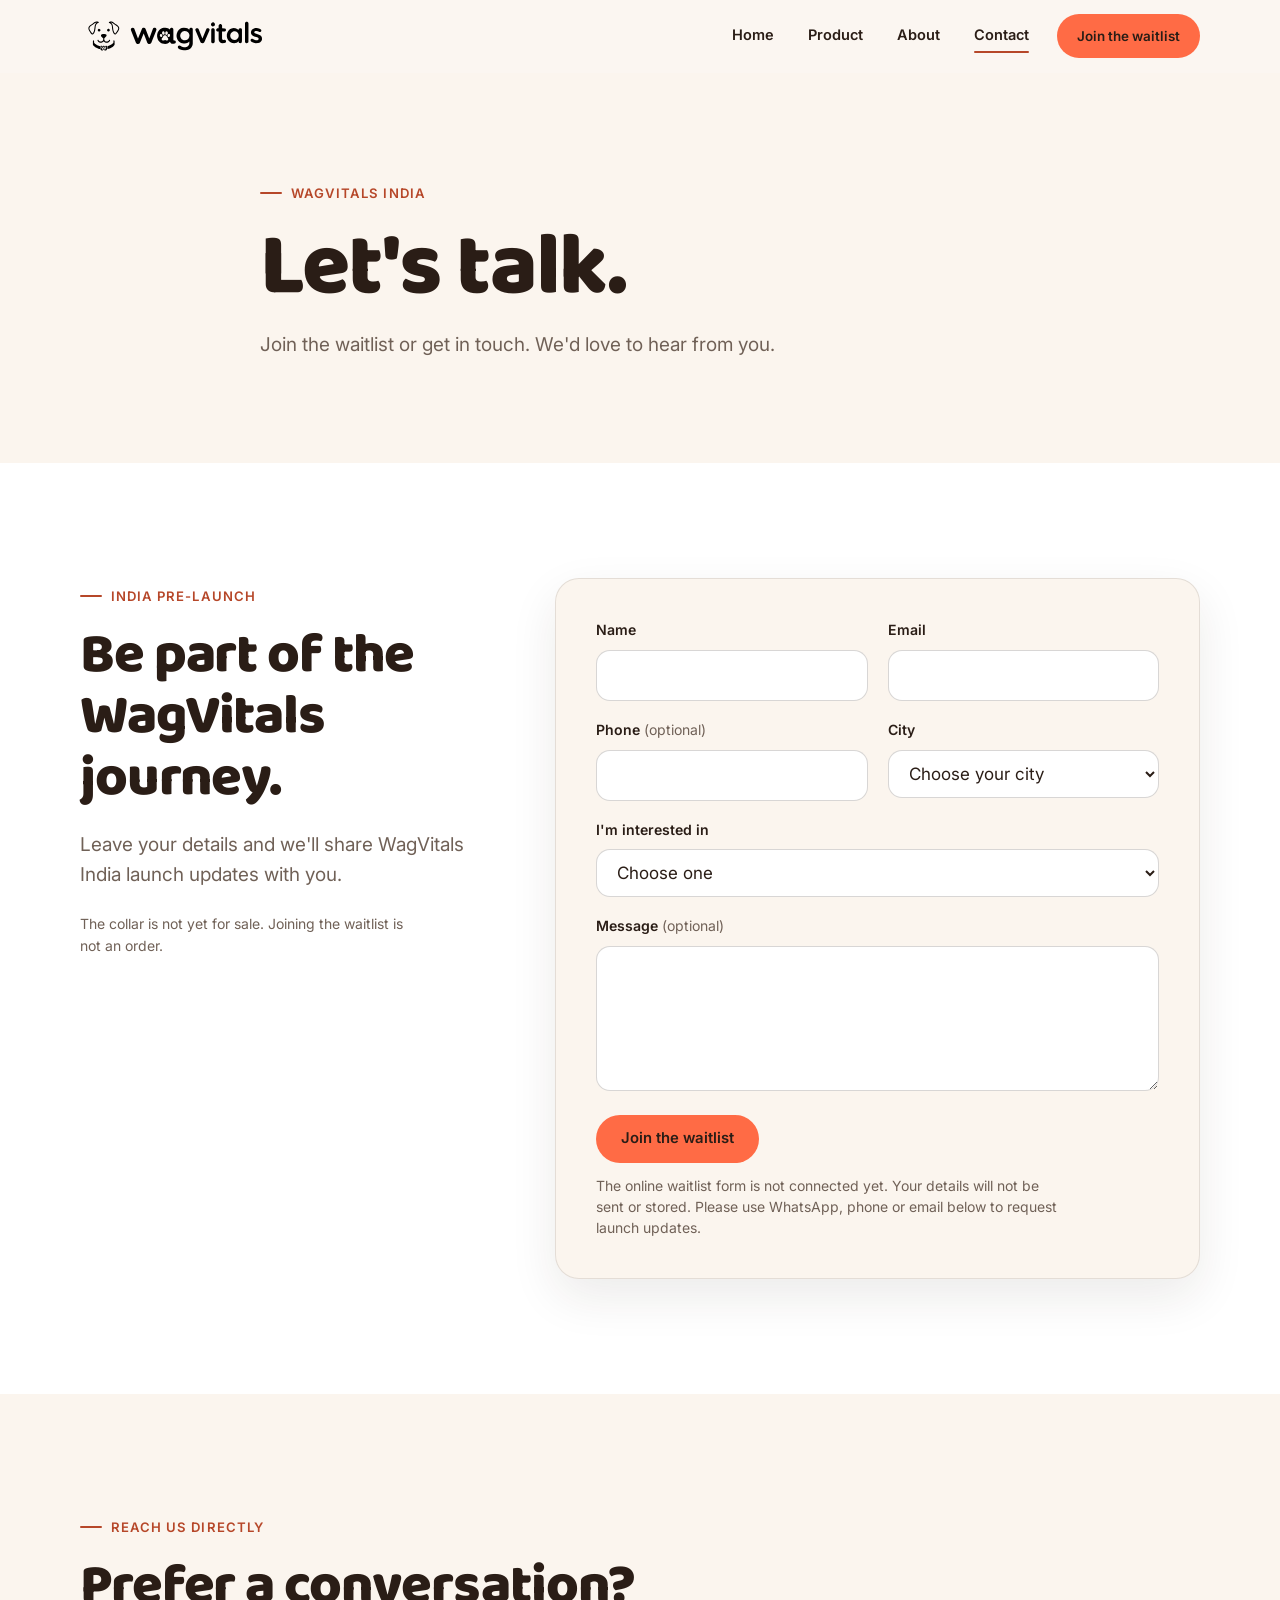
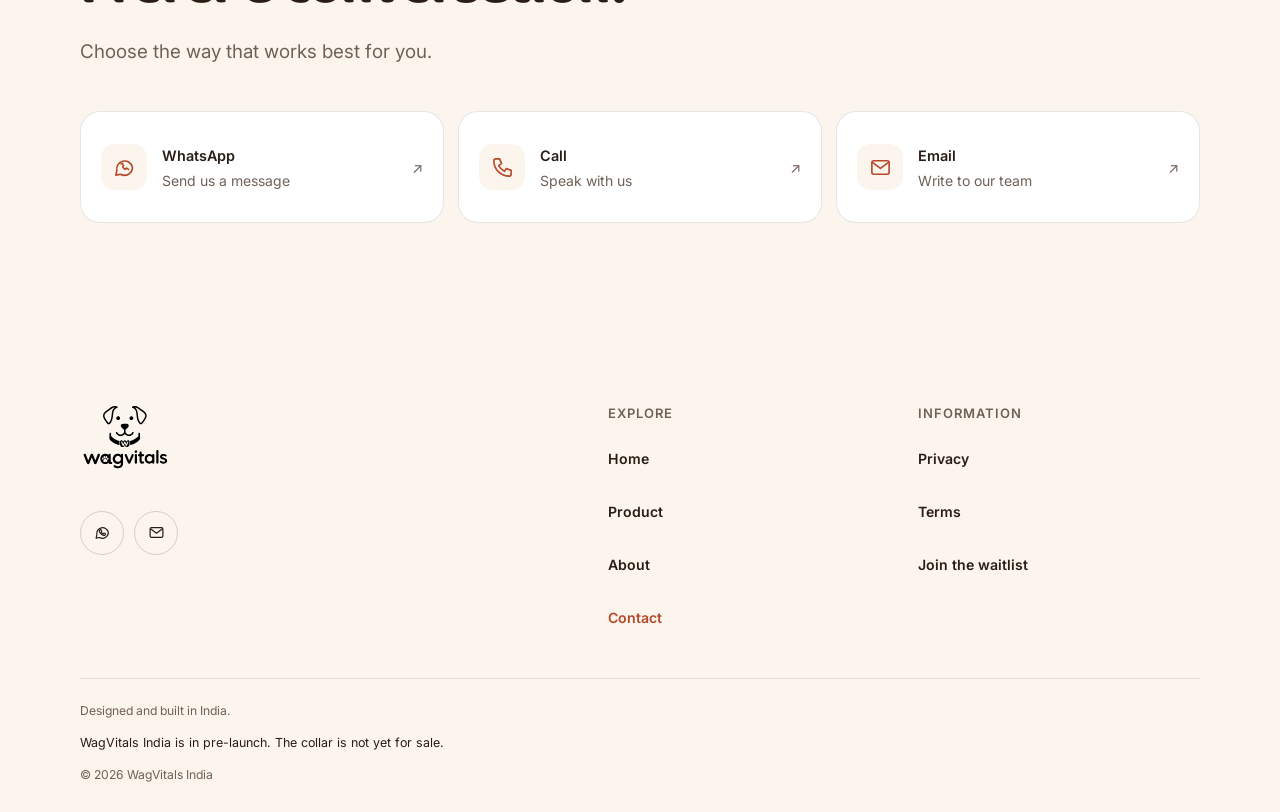
<file: contact.html>
<!doctype html>
<html lang="en-IN">
<head>
  <meta charset="utf-8">
  <meta name="viewport" content="width=device-width, initial-scale=1">
  <meta name="theme-color" content="#FBF5EE">
  <link rel="icon" href="assets/img/brand/favicon.svg?v=3" type="image/svg+xml">
  <link rel="icon" href="assets/img/brand/favicon-32.png?v=3" type="image/png" sizes="32x32">
  <link rel="icon" href="assets/img/brand/favicon-16.png?v=3" type="image/png" sizes="16x16">
  <link rel="apple-touch-icon" href="assets/img/brand/apple-touch-icon.png?v=3" sizes="180x180">
  <title>Contact WagVitals India — Let's talk.</title>
  <link rel="canonical" href="https://amirkhanworks.github.io/WagVitals/contact.html">
  <meta name="robots" content="index, follow">
  <meta name="description" content="Get in touch with WagVitals India. Join the pre-launch waitlist or contact us about pricing, partnerships and press.">
  <meta property="og:type" content="website">
  <meta property="og:site_name" content="WagVitals India">
  <meta property="og:locale" content="en_IN">
  <meta property="og:title" content="Contact WagVitals India — Let's talk.">
  <meta property="og:description" content="Get in touch with WagVitals India. Join the pre-launch waitlist or contact us about pricing, partnerships and press.">
  <meta property="og:image" content="https://amirkhanworks.github.io/WagVitals/assets/img/brand/og-image.png">
  <meta property="og:image:type" content="image/png">
  <meta property="og:image:width" content="1200">
  <meta property="og:image:height" content="630">
  <meta property="og:image:alt" content="WagVitals logo">
  <meta name="twitter:card" content="summary_large_image">
  <meta name="twitter:title" content="Contact WagVitals India — Let's talk.">
  <meta name="twitter:description" content="Get in touch with WagVitals India. Join the pre-launch waitlist or contact us about pricing, partnerships and press.">
  <meta name="twitter:image" content="https://amirkhanworks.github.io/WagVitals/assets/img/brand/og-image.png">
  <meta name="twitter:image:alt" content="WagVitals logo">

  <link rel="preconnect" href="https://fonts.googleapis.com">
  <link rel="preconnect" href="https://fonts.gstatic.com" crossorigin>
  <link href="https://fonts.googleapis.com/css2?family=Baloo+2:wght@700;800&amp;family=Inter:wght@400;500;600&amp;display=swap" rel="stylesheet">
  <link rel="stylesheet" href="assets/css/style.css">
  <script src="assets/js/main.js" defer></script>
</head>
<body>
  <a class="skip-link" href="#main-content">Skip to content</a>
  <header class="site-header" data-site-header>
    <div class="container header-inner">
      <a class="brand brand--header" href="index.html" aria-label="WagVitals home">
        <img src="assets/img/brand/logo-horizontal.svg?v=3" alt="WagVitals home" width="182" height="32">
      </a>

      <nav class="site-nav" id="primary-navigation" aria-label="Main navigation" data-site-nav>
        <ul class="nav-links">
          <li><a href="index.html">Home</a></li>
          <li><a href="product.html">Product</a></li>
          <li><a href="about.html">About</a></li>
          <li><a href="contact.html" aria-current="page">Contact</a></li>
        </ul>
        <a class="button button--small mobile-menu-cta" href="contact.html#waitlist">Join the waitlist</a>
      </nav>

      <a class="button button--small header-cta" href="contact.html#waitlist">Join the waitlist</a>

      <button class="menu-toggle" type="button" aria-label="Open menu" aria-expanded="false" aria-controls="primary-navigation" data-menu-toggle>
        <svg class="icon-menu" viewBox="0 0 24 24" fill="none" stroke="currentColor" stroke-width="1.8" stroke-linecap="round" aria-hidden="true"><path d="M4 7h16M4 12h16M4 17h16"/></svg>
        <svg class="icon-close" viewBox="0 0 24 24" fill="none" stroke="currentColor" stroke-width="1.8" stroke-linecap="round" aria-hidden="true"><path d="m6 6 12 12M18 6 6 18"/></svg>
      </button>
    </div>
  </header>
  <main id="main-content" tabindex="-1">
    <section class="contact-hero section section--cream" aria-labelledby="contact-title">
      <div class="container contact-hero-inner reveal">
        <span class="eyebrow">WagVitals India</span>
        <h1 id="contact-title">Let's talk.</h1>
        <p class="lead">Join the waitlist or get in touch. We'd love to hear from you.</p>
      </div>
    </section>

    <section class="section section--white" id="waitlist" aria-labelledby="waitlist-title">
      <div class="container waitlist-layout">
        <div class="waitlist-intro reveal">
          <span class="eyebrow">India pre-launch</span>
          <h2 id="waitlist-title">Be part of the WagVitals journey.</h2>
          <p class="lead">Leave your details and we'll share WagVitals India launch updates with you.</p>
          <p class="form-help">The collar is not yet for sale. Joining the waitlist is not an order.</p>
        </div>

        <div class="waitlist-card reveal reveal-delay-1">
          <form id="waitlist-form" class="waitlist-form" data-waitlist-form>
            <div class="form-grid">
              <div class="form-field">
                <label class="form-label" for="waitlist-name">Name</label>
                <input class="form-control" id="waitlist-name" name="name" type="text" autocomplete="name" required aria-describedby="error-name">
                <p class="form-error" id="error-name" data-error-for="name" aria-live="polite"></p>
              </div>

              <div class="form-field">
                <label class="form-label" for="waitlist-email">Email</label>
                <input class="form-control" id="waitlist-email" name="email" type="email" autocomplete="email" inputmode="email" required aria-describedby="error-email">
                <p class="form-error" id="error-email" data-error-for="email" aria-live="polite"></p>
              </div>

              <div class="form-field">
                <label class="form-label" for="waitlist-phone">Phone <span class="form-help">(optional)</span></label>
                <input class="form-control" id="waitlist-phone" name="phone" type="tel" autocomplete="tel" inputmode="tel" aria-describedby="error-phone">
                <p class="form-error" id="error-phone" data-error-for="phone" aria-live="polite"></p>
              </div>

              <div class="form-field">
                <label class="form-label" for="waitlist-city">City</label>
                <select class="form-control" id="waitlist-city" name="city" required aria-describedby="error-city">
                  <option value="">Choose your city</option>
                  <option value="Mumbai">Mumbai</option>
                  <option value="Delhi">Delhi</option>
                  <option value="Bengaluru">Bengaluru</option>
                  <option value="Other">Other</option>
                </select>
                <p class="form-error" id="error-city" data-error-for="city" aria-live="polite"></p>
              </div>

              <div class="form-field form-field--full">
                <label class="form-label" for="waitlist-interest">I'm interested in</label>
                <select class="form-control" id="waitlist-interest" name="interest" required aria-describedby="error-interest">
                  <option value="">Choose one</option>
                  <option value="Joining the waitlist">Joining the waitlist</option>
                  <option value="Pricing">Pricing</option>
                  <option value="Partnership: vet, pet store or breeder">Partnership: vet, pet store or breeder</option>
                  <option value="Press">Press</option>
                  <option value="Other">Other</option>
                </select>
                <p class="form-error" id="error-interest" data-error-for="interest" aria-live="polite"></p>
              </div>

              <div class="form-field form-field--full">
                <label class="form-label" for="waitlist-message">Message <span class="form-help">(optional)</span></label>
                <textarea class="form-control" id="waitlist-message" name="message" rows="4" aria-describedby="error-message"></textarea>
                <p class="form-error" id="error-message" data-error-for="message" aria-live="polite"></p>
              </div>
            </div>

            <div class="waitlist-submit">
              <button class="button" type="button" data-waitlist-submit>Join the waitlist</button>
              <p class="form-help">The online waitlist form is not connected yet. Your details will not be sent or stored. Please use WhatsApp, phone or email below to request launch updates.</p>
              <noscript><p class="form-feedback form-error">JavaScript is required for this form. Please contact us directly using the options below.</p></noscript>
            </div>

            <p class="form-feedback form-error" data-form-feedback role="alert" hidden></p>
            <p class="form-success" data-form-success role="status" aria-live="polite" tabindex="-1" hidden>You're on the list. We'll be in touch.</p>
          </form>
        </div>
      </div>
    </section>

    <section class="section section--cream" aria-labelledby="direct-contact-title">
      <div class="container">
        <div class="section-heading reveal">
          <span class="eyebrow">Reach us directly</span>
          <h2 id="direct-contact-title">Prefer a conversation?</h2>
          <p>Choose the way that works best for you.</p>
        </div>

        <div class="contact-tiles">
          <a class="contact-tile reveal" href="https://wa.me/918446244214" target="_blank" rel="noopener noreferrer">
            <span class="contact-tile-icon" aria-hidden="true">
              <svg viewBox="0 0 24 24" fill="none" stroke="currentColor" stroke-width="1.7" stroke-linecap="round" stroke-linejoin="round"><path d="M20.3 11.8a8.3 8.3 0 0 1-12.3 7.3L3 20l1-4.7a8.3 8.3 0 1 1 16.3-3.5Z"/><path d="M8.5 8.3c.2-.4.4-.4.7-.4h.5c.2 0 .4.1.5.4l.7 1.6c.1.2.1.4-.1.6l-.5.6c-.2.2-.2.4 0 .6.5.9 1.2 1.6 2.1 2.1.2.1.4.1.6-.1l.7-.8c.2-.2.4-.2.6-.1l1.5.7c.3.1.4.3.4.5"/></svg>
            </span>
            <span><strong>WhatsApp</strong><small>Send us a message</small></span>
            <span class="contact-tile-arrow" aria-hidden="true">↗</span>
          </a>

          <a class="contact-tile reveal reveal-delay-1" href="tel:+918446244214">
            <span class="contact-tile-icon" aria-hidden="true">
              <svg viewBox="0 0 24 24" fill="none" stroke="currentColor" stroke-width="1.7" stroke-linecap="round" stroke-linejoin="round"><path d="M5 3h4l2 5-3 2a15 15 0 0 0 6 6l2-3 5 2v4c0 1.1-.9 2-2 2C10 21 3 14 3 5c0-1.1.9-2 2-2Z"/></svg>
            </span>
            <span><strong>Call</strong><small>Speak with us</small></span>
            <span class="contact-tile-arrow" aria-hidden="true">↗</span>
          </a>

          <a class="contact-tile reveal" href="mailto:amirwagvitals@gmail.com">
            <span class="contact-tile-icon" aria-hidden="true">
              <svg viewBox="0 0 24 24" fill="none" stroke="currentColor" stroke-width="1.7" stroke-linecap="round" stroke-linejoin="round"><rect x="3" y="5" width="18" height="14" rx="2"/><path d="m4 7 8 6 8-6"/></svg>
            </span>
            <span><strong>Email</strong><small>Write to our team</small></span>
            <span class="contact-tile-arrow" aria-hidden="true">↗</span>
          </a>

          <!-- Instagram contact tile hidden until the official URL is supplied. -->

          <!-- LinkedIn contact tile hidden until the official URL is supplied. -->
        </div>
      </div>
    </section>
  </main>
  <footer class="site-footer">
    <div class="container">
      <div class="footer-top">
        <div class="footer-brand">
          <a class="brand brand--footer" href="index.html" aria-label="WagVitals home">
            <img src="assets/img/brand/logo-stacked.svg?v=3" alt="WagVitals" width="92" height="68" loading="lazy">
          </a>

          <ul class="footer-social" aria-label="Social and contact links">
            <!-- Instagram link hidden until the official URL is supplied. -->
            <!-- LinkedIn link hidden until the official URL is supplied. -->
            <!-- Number supplied as {+918446244214}; wa.me URI uses digits without braces or plus sign. -->
            <li><a href="https://wa.me/918446244214" target="_blank" rel="noopener noreferrer" aria-label="WhatsApp">
              <svg viewBox="0 0 24 24" fill="none" stroke="currentColor" stroke-width="1.7" stroke-linecap="round" stroke-linejoin="round" aria-hidden="true"><path d="M20.3 11.8a8.3 8.3 0 0 1-12.3 7.3L3 20l1-4.7a8.3 8.3 0 1 1 16.3-3.5Z"/><path d="M8.5 8.3c.2-.4.4-.4.7-.4h.5c.2 0 .4.1.5.4l.7 1.6c.1.2.1.4-.1.6l-.5.6c-.2.2-.2.4 0 .6.5.9 1.2 1.6 2.1 2.1.2.1.4.1.6-.1l.7-.8c.2-.2.4-.2.6-.1l1.5.7c.3.1.4.3.4.5 0 .3-.2 1.1-.7 1.5-.5.5-1.1.7-1.8.6-1-.1-2.2-.7-3.5-1.8-1.4-1.2-2.3-2.7-2.5-3.7-.2-.8.1-1.6.5-2.3Z"/></svg>
            </a></li>
            <!-- Email supplied as {amirwagvitals@gmail.com}; mailto URI uses the address without braces. -->
            <li><a href="mailto:amirwagvitals@gmail.com" aria-label="Email">
              <svg viewBox="0 0 24 24" fill="none" stroke="currentColor" stroke-width="1.7" stroke-linecap="round" stroke-linejoin="round" aria-hidden="true"><rect x="3" y="5" width="18" height="14" rx="2"/><path d="m4 7 8 6 8-6"/></svg>
            </a></li>
          </ul>
        </div>

        <div class="footer-links-wrap">
          <div>
            <p class="footer-heading">Explore</p>
            <ul class="footer-nav">
              <li><a href="index.html">Home</a></li>
              <li><a href="product.html">Product</a></li>
              <li><a href="about.html">About</a></li>
              <li><a href="contact.html" aria-current="page">Contact</a></li>
            </ul>
          </div>
          <div>
            <p class="footer-heading">Information</p>
            <ul class="footer-legal">
              <li><a href="privacy.html">Privacy</a></li>
              <li><a href="terms.html">Terms</a></li>
              <li><a href="contact.html#waitlist">Join the waitlist</a></li>
            </ul>
          </div>
        </div>
      </div>

      <div class="footer-bottom">
        <p>Designed and built in India.</p>
        <p class="footer-note">WagVitals India is in pre-launch. The collar is not yet for sale.</p>
        <p>© 2026 WagVitals India</p>
      </div>
    </div>
  </footer>
</body>
</html>
</file>
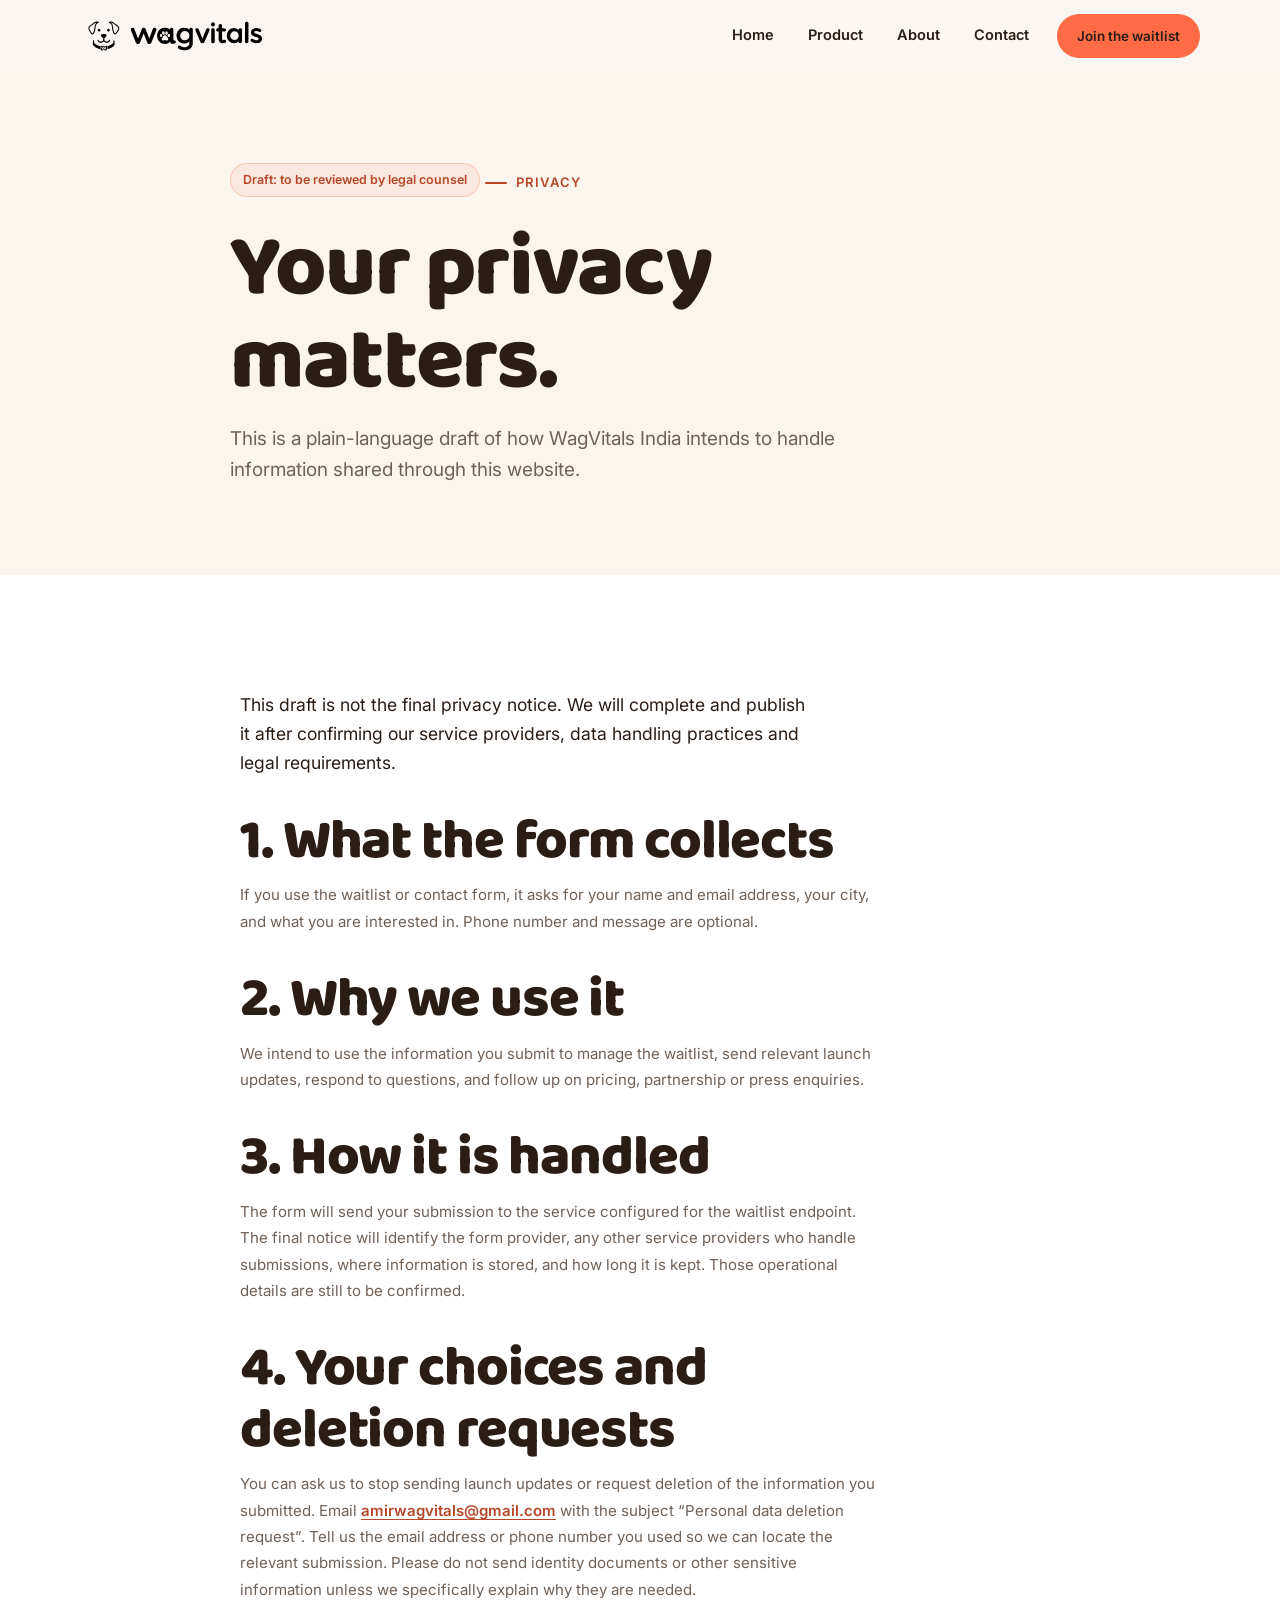
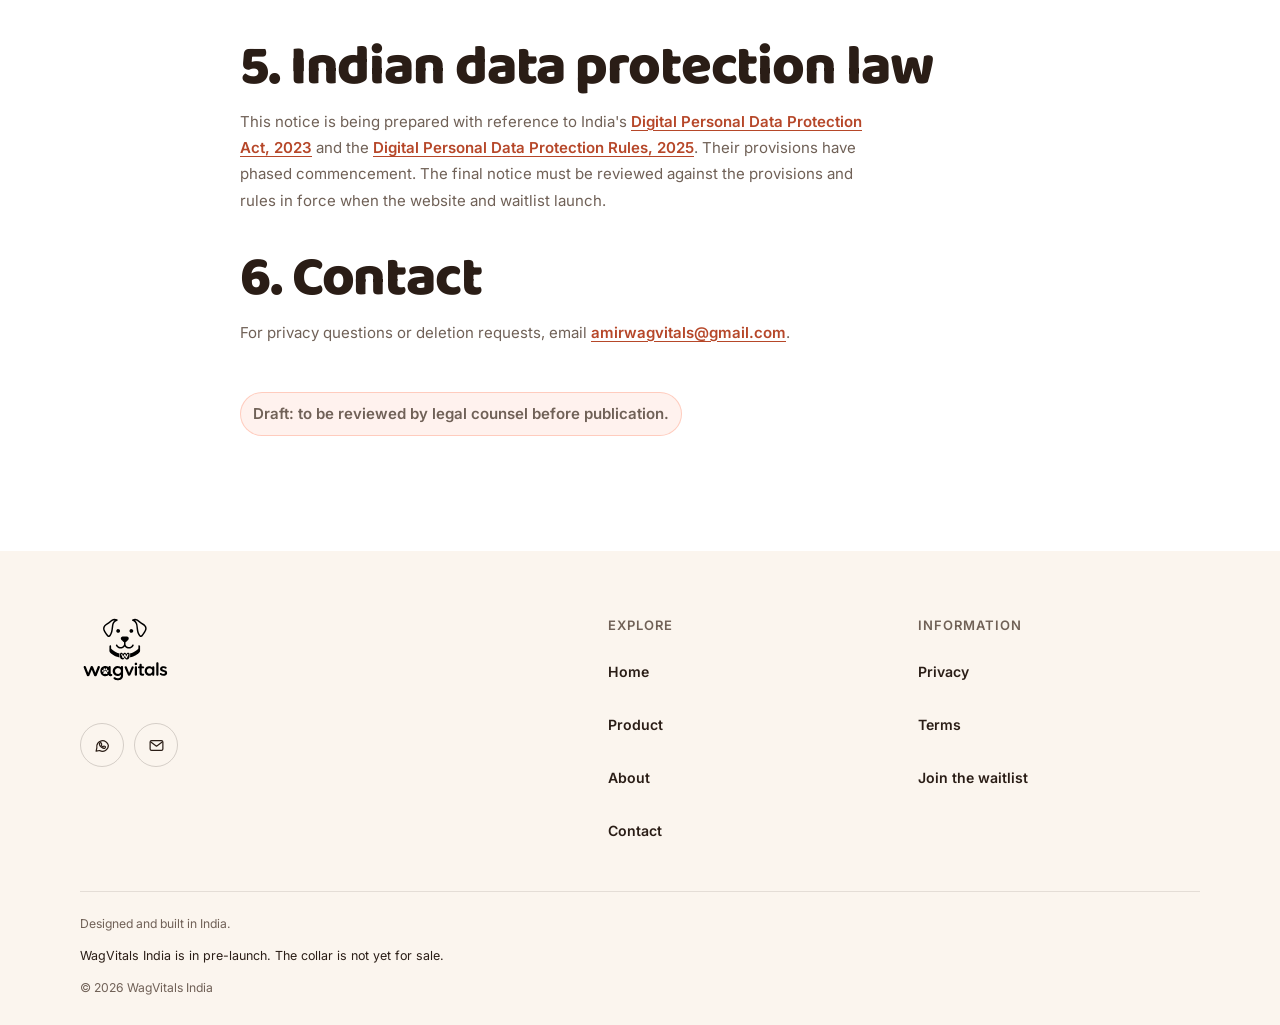
<file: privacy.html>
<!doctype html>
<html lang="en-IN">
<head>
  <meta charset="utf-8">
  <meta name="viewport" content="width=device-width, initial-scale=1">
  <meta name="theme-color" content="#FBF5EE">
  <link rel="icon" href="assets/img/brand/favicon.svg?v=3" type="image/svg+xml">
  <link rel="icon" href="assets/img/brand/favicon-32.png?v=3" type="image/png" sizes="32x32">
  <link rel="icon" href="assets/img/brand/favicon-16.png?v=3" type="image/png" sizes="16x16">
  <link rel="apple-touch-icon" href="assets/img/brand/apple-touch-icon.png?v=3" sizes="180x180">
  <title>Privacy Policy Draft — WagVitals India</title>
  <link rel="canonical" href="https://amirkhanworks.github.io/WagVitals/privacy.html">
  <meta name="robots" content="noindex, follow">
  <meta name="description" content="Read the WagVitals India privacy policy draft, including what the waitlist form collects, why it is used and how to request deletion.">
  <meta property="og:type" content="website">
  <meta property="og:site_name" content="WagVitals India">
  <meta property="og:locale" content="en_IN">
  <meta property="og:title" content="Privacy Policy Draft — WagVitals India">
  <meta property="og:description" content="Read the WagVitals India privacy policy draft, including what the waitlist form collects, why it is used and how to request deletion.">
  <meta property="og:image" content="https://amirkhanworks.github.io/WagVitals/assets/img/brand/og-image.png">
  <meta property="og:image:type" content="image/png">
  <meta property="og:image:width" content="1200">
  <meta property="og:image:height" content="630">
  <meta property="og:image:alt" content="WagVitals logo">
  <meta name="twitter:card" content="summary_large_image">
  <meta name="twitter:title" content="Privacy Policy Draft — WagVitals India">
  <meta name="twitter:description" content="Read the WagVitals India privacy policy draft, including what the waitlist form collects, why it is used and how to request deletion.">
  <meta name="twitter:image" content="https://amirkhanworks.github.io/WagVitals/assets/img/brand/og-image.png">
  <meta name="twitter:image:alt" content="WagVitals logo">

  <link rel="preconnect" href="https://fonts.googleapis.com">
  <link rel="preconnect" href="https://fonts.gstatic.com" crossorigin>
  <link href="https://fonts.googleapis.com/css2?family=Baloo+2:wght@700;800&amp;family=Inter:wght@400;500;600&amp;display=swap" rel="stylesheet">
  <link rel="stylesheet" href="assets/css/style.css">
  <script src="assets/js/main.js" defer></script>
</head>
<body>
  <a class="skip-link" href="#main-content">Skip to content</a>
  <header class="site-header" data-site-header>
    <div class="container header-inner">
      <a class="brand brand--header" href="index.html" aria-label="WagVitals home">
        <img src="assets/img/brand/logo-horizontal.svg?v=3" alt="WagVitals home" width="182" height="32">
      </a>

      <nav class="site-nav" id="primary-navigation" aria-label="Main navigation" data-site-nav>
        <ul class="nav-links">
          <li><a href="index.html">Home</a></li>
          <li><a href="product.html">Product</a></li>
          <li><a href="about.html">About</a></li>
          <li><a href="contact.html">Contact</a></li>
        </ul>
        <a class="button button--small mobile-menu-cta" href="contact.html#waitlist">Join the waitlist</a>
      </nav>

      <a class="button button--small header-cta" href="contact.html#waitlist">Join the waitlist</a>

      <button class="menu-toggle" type="button" aria-label="Open menu" aria-expanded="false" aria-controls="primary-navigation" data-menu-toggle>
        <svg class="icon-menu" viewBox="0 0 24 24" fill="none" stroke="currentColor" stroke-width="1.8" stroke-linecap="round" aria-hidden="true"><path d="M4 7h16M4 12h16M4 17h16"/></svg>
        <svg class="icon-close" viewBox="0 0 24 24" fill="none" stroke="currentColor" stroke-width="1.8" stroke-linecap="round" aria-hidden="true"><path d="m6 6 12 12M18 6 6 18"/></svg>
      </button>
    </div>
  </header>
  <main id="main-content" tabindex="-1">
    <section class="legal-hero section section--cream" aria-labelledby="privacy-title">
      <div class="container legal-hero-inner reveal">
        <p class="legal-draft-note">Draft: to be reviewed by legal counsel</p>
        <span class="eyebrow">Privacy</span>
        <h1 id="privacy-title">Your privacy matters.</h1>
        <p class="lead">This is a plain-language draft of how WagVitals India intends to handle information shared through this website.</p>
      </div>
    </section>

    <section class="section section--white">
      <article class="container legal-content reveal">
        <p class="legal-intro">This draft is not the final privacy notice. We will complete and publish it after confirming our service providers, data handling practices and legal requirements.</p>

        <h2>1. What the form collects</h2>
        <p>If you use the waitlist or contact form, it asks for your name and email address, your city, and what you are interested in. Phone number and message are optional.</p>

        <h2>2. Why we use it</h2>
        <p>We intend to use the information you submit to manage the waitlist, send relevant launch updates, respond to questions, and follow up on pricing, partnership or press enquiries.</p>

        <h2>3. How it is handled</h2>
        <p>The form will send your submission to the service configured for the waitlist endpoint. The final notice will identify the form provider, any other service providers who handle submissions, where information is stored, and how long it is kept. Those operational details are still to be confirmed.</p>

        <h2>4. Your choices and deletion requests</h2>
        <p>You can ask us to stop sending launch updates or request deletion of the information you submitted. Email <a href="mailto:amirwagvitals@gmail.com?subject=Personal%20data%20deletion%20request">amirwagvitals@gmail.com</a> with the subject “Personal data deletion request”. Tell us the email address or phone number you used so we can locate the relevant submission. Please do not send identity documents or other sensitive information unless we specifically explain why they are needed.</p>

        <h2>5. Indian data protection law</h2>
        <p>This notice is being prepared with reference to India's <a href="https://www.meity.gov.in/static/uploads/2024/02/Digital-Personal-Data-Protection-Act-2023.pdf" target="_blank" rel="noopener noreferrer">Digital Personal Data Protection Act, 2023</a> and the <a href="https://www.meity.gov.in/static/uploads/2025/11/53450e6e5dc0bfa85ebd78686cadad39.pdf" target="_blank" rel="noopener noreferrer">Digital Personal Data Protection Rules, 2025</a>. Their provisions have phased commencement. The final notice must be reviewed against the provisions and rules in force when the website and waitlist launch.</p>

        <h2>6. Contact</h2>
        <p>For privacy questions or deletion requests, email <a href="mailto:amirwagvitals@gmail.com">amirwagvitals@gmail.com</a>.</p>

        <p class="legal-draft-note legal-draft-note--bottom">Draft: to be reviewed by legal counsel before publication.</p>
      </article>
    </section>
  </main>
  <footer class="site-footer">
    <div class="container">
      <div class="footer-top">
        <div class="footer-brand">
          <a class="brand brand--footer" href="index.html" aria-label="WagVitals home">
            <img src="assets/img/brand/logo-stacked.svg?v=3" alt="WagVitals" width="92" height="68" loading="lazy">
          </a>

          <ul class="footer-social" aria-label="Social and contact links">
            <!-- Instagram link hidden until the official URL is supplied. -->
            <!-- LinkedIn link hidden until the official URL is supplied. -->
            <!-- Number supplied as {+918446244214}; wa.me URI uses digits without braces or plus sign. -->
            <li><a href="https://wa.me/918446244214" target="_blank" rel="noopener noreferrer" aria-label="WhatsApp">
              <svg viewBox="0 0 24 24" fill="none" stroke="currentColor" stroke-width="1.7" stroke-linecap="round" stroke-linejoin="round" aria-hidden="true"><path d="M20.3 11.8a8.3 8.3 0 0 1-12.3 7.3L3 20l1-4.7a8.3 8.3 0 1 1 16.3-3.5Z"/><path d="M8.5 8.3c.2-.4.4-.4.7-.4h.5c.2 0 .4.1.5.4l.7 1.6c.1.2.1.4-.1.6l-.5.6c-.2.2-.2.4 0 .6.5.9 1.2 1.6 2.1 2.1.2.1.4.1.6-.1l.7-.8c.2-.2.4-.2.6-.1l1.5.7c.3.1.4.3.4.5 0 .3-.2 1.1-.7 1.5-.5.5-1.1.7-1.8.6-1-.1-2.2-.7-3.5-1.8-1.4-1.2-2.3-2.7-2.5-3.7-.2-.8.1-1.6.5-2.3Z"/></svg>
            </a></li>
            <!-- Email supplied as {amirwagvitals@gmail.com}; mailto URI uses the address without braces. -->
            <li><a href="mailto:amirwagvitals@gmail.com" aria-label="Email">
              <svg viewBox="0 0 24 24" fill="none" stroke="currentColor" stroke-width="1.7" stroke-linecap="round" stroke-linejoin="round" aria-hidden="true"><rect x="3" y="5" width="18" height="14" rx="2"/><path d="m4 7 8 6 8-6"/></svg>
            </a></li>
          </ul>
        </div>

        <div class="footer-links-wrap">
          <div>
            <p class="footer-heading">Explore</p>
            <ul class="footer-nav">
              <li><a href="index.html">Home</a></li>
              <li><a href="product.html">Product</a></li>
              <li><a href="about.html">About</a></li>
              <li><a href="contact.html">Contact</a></li>
            </ul>
          </div>
          <div>
            <p class="footer-heading">Information</p>
            <ul class="footer-legal">
              <li><a href="privacy.html" aria-current="page">Privacy</a></li>
              <li><a href="terms.html">Terms</a></li>
              <li><a href="contact.html#waitlist">Join the waitlist</a></li>
            </ul>
          </div>
        </div>
      </div>

      <div class="footer-bottom">
        <p>Designed and built in India.</p>
        <p class="footer-note">WagVitals India is in pre-launch. The collar is not yet for sale.</p>
        <p>© 2026 WagVitals India</p>
      </div>
    </div>
  </footer>
</body>
</html>
</file>
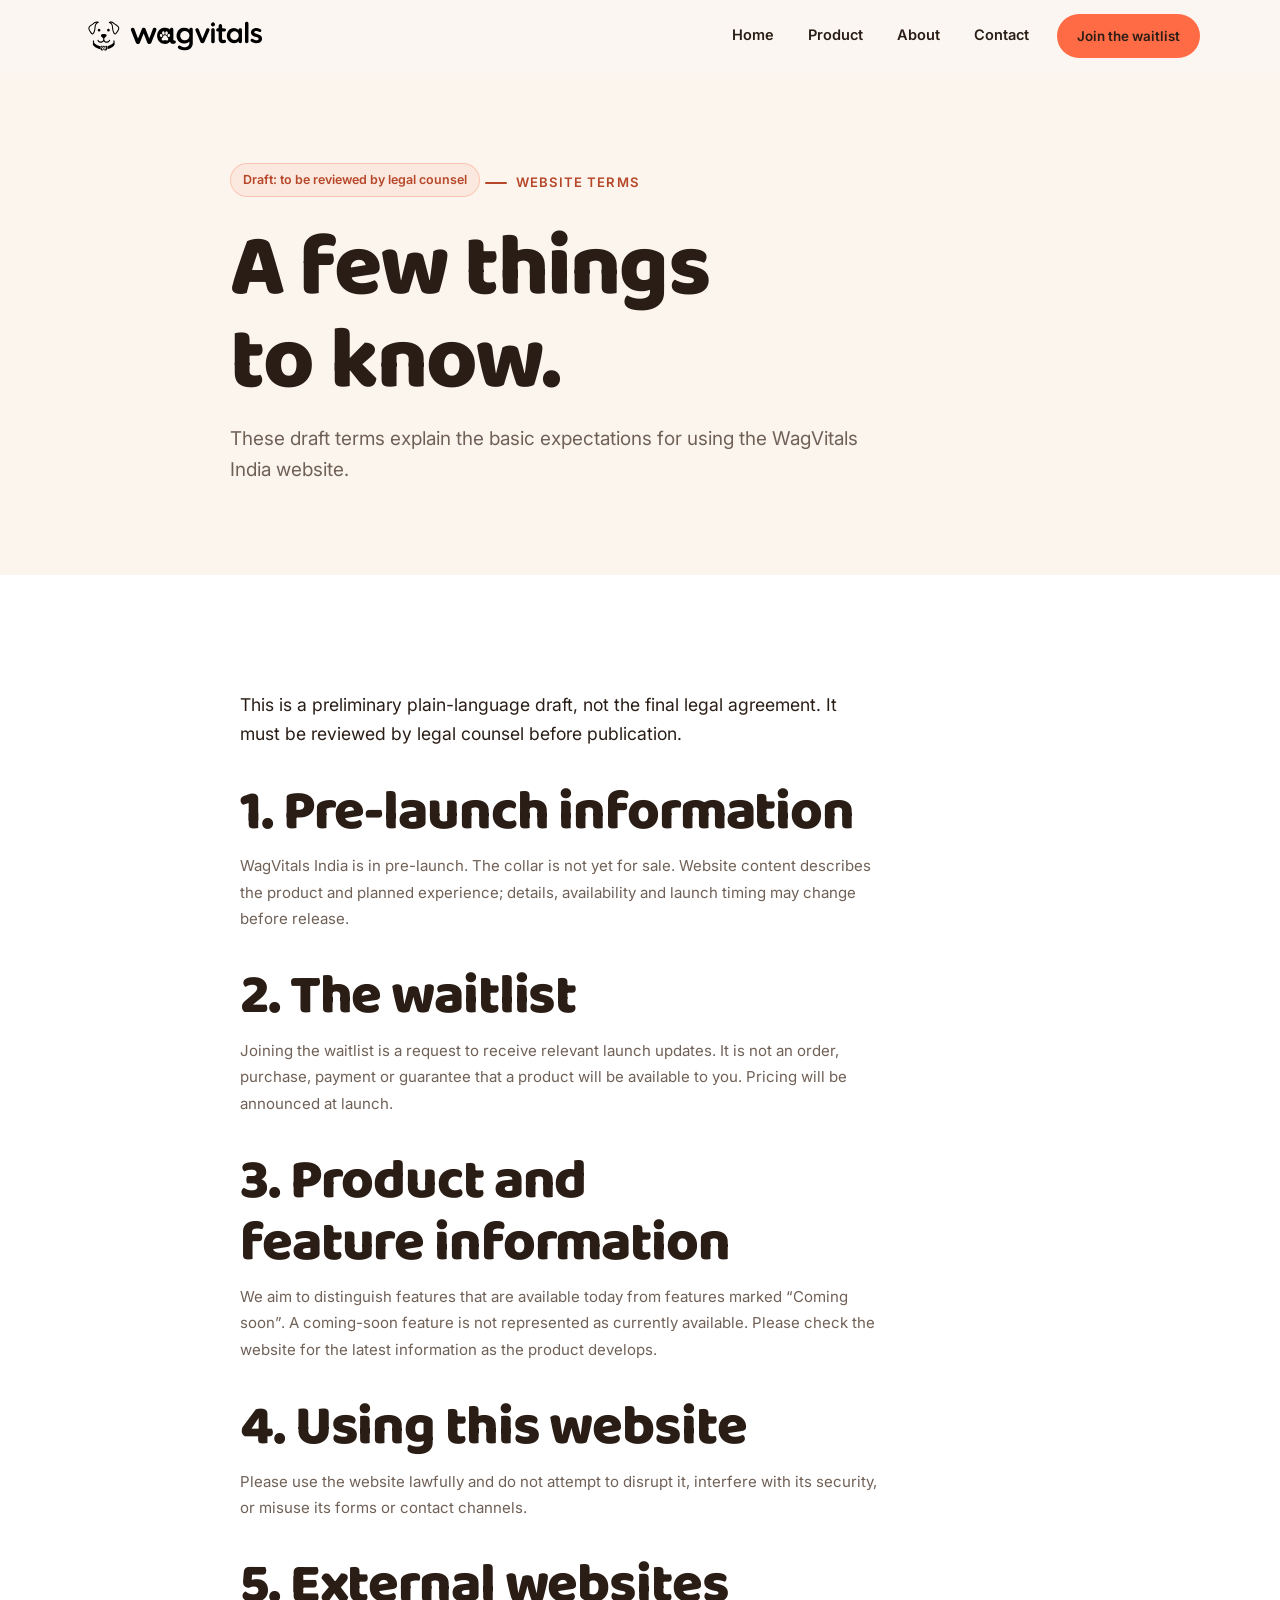
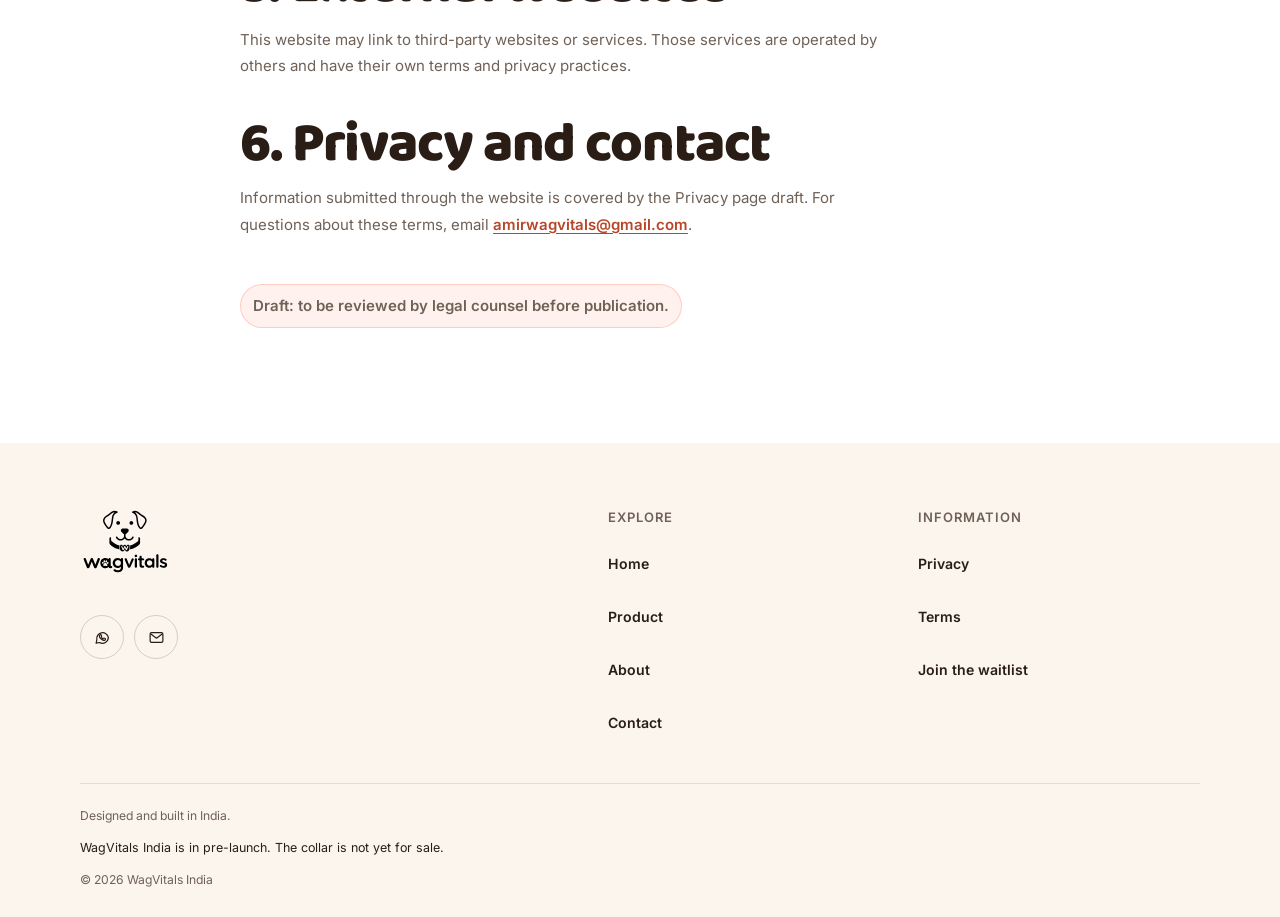
<file: terms.html>
<!doctype html>
<html lang="en-IN">
<head>
  <meta charset="utf-8">
  <meta name="viewport" content="width=device-width, initial-scale=1">
  <meta name="theme-color" content="#FBF5EE">
  <link rel="icon" href="assets/img/brand/favicon.svg?v=3" type="image/svg+xml">
  <link rel="icon" href="assets/img/brand/favicon-32.png?v=3" type="image/png" sizes="32x32">
  <link rel="icon" href="assets/img/brand/favicon-16.png?v=3" type="image/png" sizes="16x16">
  <link rel="apple-touch-icon" href="assets/img/brand/apple-touch-icon.png?v=3" sizes="180x180">
  <title>Website Terms Draft — WagVitals India</title>
  <link rel="canonical" href="https://amirkhanworks.github.io/WagVitals/terms.html">
  <meta name="robots" content="noindex, follow">
  <meta name="description" content="Read the draft website terms for WagVitals India, including pre-launch information, waitlist use and contact details.">
  <meta property="og:type" content="website">
  <meta property="og:site_name" content="WagVitals India">
  <meta property="og:locale" content="en_IN">
  <meta property="og:title" content="Website Terms Draft — WagVitals India">
  <meta property="og:description" content="Read the draft website terms for WagVitals India, including pre-launch information, waitlist use and contact details.">
  <meta property="og:image" content="https://amirkhanworks.github.io/WagVitals/assets/img/brand/og-image.png">
  <meta property="og:image:type" content="image/png">
  <meta property="og:image:width" content="1200">
  <meta property="og:image:height" content="630">
  <meta property="og:image:alt" content="WagVitals logo">
  <meta name="twitter:card" content="summary_large_image">
  <meta name="twitter:title" content="Website Terms Draft — WagVitals India">
  <meta name="twitter:description" content="Read the draft website terms for WagVitals India, including pre-launch information, waitlist use and contact details.">
  <meta name="twitter:image" content="https://amirkhanworks.github.io/WagVitals/assets/img/brand/og-image.png">
  <meta name="twitter:image:alt" content="WagVitals logo">

  <link rel="preconnect" href="https://fonts.googleapis.com">
  <link rel="preconnect" href="https://fonts.gstatic.com" crossorigin>
  <link href="https://fonts.googleapis.com/css2?family=Baloo+2:wght@700;800&amp;family=Inter:wght@400;500;600&amp;display=swap" rel="stylesheet">
  <link rel="stylesheet" href="assets/css/style.css">
  <script src="assets/js/main.js" defer></script>
</head>
<body>
  <a class="skip-link" href="#main-content">Skip to content</a>
  <header class="site-header" data-site-header>
    <div class="container header-inner">
      <a class="brand brand--header" href="index.html" aria-label="WagVitals home">
        <img src="assets/img/brand/logo-horizontal.svg?v=3" alt="WagVitals home" width="182" height="32">
      </a>

      <nav class="site-nav" id="primary-navigation" aria-label="Main navigation" data-site-nav>
        <ul class="nav-links">
          <li><a href="index.html">Home</a></li>
          <li><a href="product.html">Product</a></li>
          <li><a href="about.html">About</a></li>
          <li><a href="contact.html">Contact</a></li>
        </ul>
        <a class="button button--small mobile-menu-cta" href="contact.html#waitlist">Join the waitlist</a>
      </nav>

      <a class="button button--small header-cta" href="contact.html#waitlist">Join the waitlist</a>

      <button class="menu-toggle" type="button" aria-label="Open menu" aria-expanded="false" aria-controls="primary-navigation" data-menu-toggle>
        <svg class="icon-menu" viewBox="0 0 24 24" fill="none" stroke="currentColor" stroke-width="1.8" stroke-linecap="round" aria-hidden="true"><path d="M4 7h16M4 12h16M4 17h16"/></svg>
        <svg class="icon-close" viewBox="0 0 24 24" fill="none" stroke="currentColor" stroke-width="1.8" stroke-linecap="round" aria-hidden="true"><path d="m6 6 12 12M18 6 6 18"/></svg>
      </button>
    </div>
  </header>
  <main id="main-content" tabindex="-1">
    <section class="legal-hero section section--cream" aria-labelledby="terms-title">
      <div class="container legal-hero-inner reveal">
        <p class="legal-draft-note">Draft: to be reviewed by legal counsel</p>
        <span class="eyebrow">Website terms</span>
        <h1 id="terms-title">A few things to know.</h1>
        <p class="lead">These draft terms explain the basic expectations for using the WagVitals India website.</p>
      </div>
    </section>

    <section class="section section--white">
      <article class="container legal-content reveal">
        <p class="legal-intro">This is a preliminary plain-language draft, not the final legal agreement. It must be reviewed by legal counsel before publication.</p>

        <h2>1. Pre-launch information</h2>
        <p>WagVitals India is in pre-launch. The collar is not yet for sale. Website content describes the product and planned experience; details, availability and launch timing may change before release.</p>

        <h2>2. The waitlist</h2>
        <p>Joining the waitlist is a request to receive relevant launch updates. It is not an order, purchase, payment or guarantee that a product will be available to you. Pricing will be announced at launch.</p>

        <h2>3. Product and feature information</h2>
        <p>We aim to distinguish features that are available today from features marked “Coming soon”. A coming-soon feature is not represented as currently available. Please check the website for the latest information as the product develops.</p>

        <h2>4. Using this website</h2>
        <p>Please use the website lawfully and do not attempt to disrupt it, interfere with its security, or misuse its forms or contact channels.</p>

        <h2>5. External websites</h2>
        <p>This website may link to third-party websites or services. Those services are operated by others and have their own terms and privacy practices.</p>

        <h2>6. Privacy and contact</h2>
        <p>Information submitted through the website is covered by the Privacy page draft. For questions about these terms, email <a href="mailto:amirwagvitals@gmail.com">amirwagvitals@gmail.com</a>.</p>

        <p class="legal-draft-note legal-draft-note--bottom">Draft: to be reviewed by legal counsel before publication.</p>
      </article>
    </section>
  </main>
  <footer class="site-footer">
    <div class="container">
      <div class="footer-top">
        <div class="footer-brand">
          <a class="brand brand--footer" href="index.html" aria-label="WagVitals home">
            <img src="assets/img/brand/logo-stacked.svg?v=3" alt="WagVitals" width="92" height="68" loading="lazy">
          </a>

          <ul class="footer-social" aria-label="Social and contact links">
            <!-- Instagram link hidden until the official URL is supplied. -->
            <!-- LinkedIn link hidden until the official URL is supplied. -->
            <!-- Number supplied as {+918446244214}; wa.me URI uses digits without braces or plus sign. -->
            <li><a href="https://wa.me/918446244214" target="_blank" rel="noopener noreferrer" aria-label="WhatsApp">
              <svg viewBox="0 0 24 24" fill="none" stroke="currentColor" stroke-width="1.7" stroke-linecap="round" stroke-linejoin="round" aria-hidden="true"><path d="M20.3 11.8a8.3 8.3 0 0 1-12.3 7.3L3 20l1-4.7a8.3 8.3 0 1 1 16.3-3.5Z"/><path d="M8.5 8.3c.2-.4.4-.4.7-.4h.5c.2 0 .4.1.5.4l.7 1.6c.1.2.1.4-.1.6l-.5.6c-.2.2-.2.4 0 .6.5.9 1.2 1.6 2.1 2.1.2.1.4.1.6-.1l.7-.8c.2-.2.4-.2.6-.1l1.5.7c.3.1.4.3.4.5 0 .3-.2 1.1-.7 1.5-.5.5-1.1.7-1.8.6-1-.1-2.2-.7-3.5-1.8-1.4-1.2-2.3-2.7-2.5-3.7-.2-.8.1-1.6.5-2.3Z"/></svg>
            </a></li>
            <!-- Email supplied as {amirwagvitals@gmail.com}; mailto URI uses the address without braces. -->
            <li><a href="mailto:amirwagvitals@gmail.com" aria-label="Email">
              <svg viewBox="0 0 24 24" fill="none" stroke="currentColor" stroke-width="1.7" stroke-linecap="round" stroke-linejoin="round" aria-hidden="true"><rect x="3" y="5" width="18" height="14" rx="2"/><path d="m4 7 8 6 8-6"/></svg>
            </a></li>
          </ul>
        </div>

        <div class="footer-links-wrap">
          <div>
            <p class="footer-heading">Explore</p>
            <ul class="footer-nav">
              <li><a href="index.html">Home</a></li>
              <li><a href="product.html">Product</a></li>
              <li><a href="about.html">About</a></li>
              <li><a href="contact.html">Contact</a></li>
            </ul>
          </div>
          <div>
            <p class="footer-heading">Information</p>
            <ul class="footer-legal">
              <li><a href="privacy.html">Privacy</a></li>
              <li><a href="terms.html" aria-current="page">Terms</a></li>
              <li><a href="contact.html#waitlist">Join the waitlist</a></li>
            </ul>
          </div>
        </div>
      </div>

      <div class="footer-bottom">
        <p>Designed and built in India.</p>
        <p class="footer-note">WagVitals India is in pre-launch. The collar is not yet for sale.</p>
        <p>© 2026 WagVitals India</p>
      </div>
    </div>
  </footer>
</body>
</html>
</file>
<file: assets/css/style.css>
/* WagVitals India — shared design system */

:root {
  color-scheme: light;
  --color-coral: #FF6B45;
  --color-cream: #FBF5EE;
  --color-white: #FFFFFF;
  --color-ink: #2A1D16;
  /* Darkened muted token: #8A7B70 is below 4.5:1 on cream and white. */
  --color-muted: #706157;
  --color-muted-text: var(--color-muted);
  --color-coral-text: #B64729;
  --color-coral-icon: var(--color-coral-text);
  --color-safe-text: #21754F;
  --color-safe: #2E9B6A;
  --color-border: rgba(42, 29, 22, 0.11);
  --color-border-strong: rgba(42, 29, 22, 0.18);
  --color-ink-soft: var(--color-ink);
  --color-dark-surface: var(--color-ink);
  --color-coral-hover: #ED6340;
  --color-cream-hover: #F5ECE2;
  --color-photo-frame: var(--color-cream);
  --color-photo-placeholder-start: var(--color-cream);
  --color-photo-placeholder-end: var(--color-cream);
  --color-status-coming: var(--color-muted-text);
  --color-dark-eyebrow: var(--color-coral);
  --color-dark-accent: var(--color-coral);
  --color-form-error: var(--color-coral-text);
  --color-feedback-error-text: var(--color-coral-text);
  --color-legal-draft-text: var(--color-coral-text);

  /* Product colourway swatches are kept as product-specific colours. */
  --color-swatch-sand: #C9BDAE;
  --color-swatch-olive: #747B63;
  --color-swatch-stone: #85888A;
  --color-swatch-cocoa: #665044;
  --color-swatch-graphite: #303233;
  --color-swatch-ivory: #F0EDE6;
  --color-strap-webbing: var(--color-swatch-sand);
  --color-strap-silicone-start: var(--color-swatch-olive);
  --color-strap-silicone-end: var(--color-swatch-olive);
  --color-strap-leather-start: var(--color-swatch-cocoa);
  --color-strap-leather-end: var(--color-swatch-graphite);

  --font-heading: 'Baloo 2', sans-serif;
  --font-body: 'Inter', sans-serif;
  --content-width: 1120px;
  --copy-width: 640px;
  --header-height: 72px;
  --section-space: clamp(96px, 9vw, 128px);
  --radius-card: 24px;
  --radius-image: 24px;
  --shadow-soft: 0 18px 48px rgba(42, 29, 22, 0.09);
  --shadow-nav: 0 8px 30px rgba(42, 29, 22, 0.06);
  --ease-out: cubic-bezier(.2, .7, .2, 1);
}

*,
*::before,
*::after { box-sizing: border-box; }

html {
  scroll-behavior: smooth;
  scroll-padding-top: calc(var(--header-height) + 18px);
  -webkit-text-size-adjust: 100%;
}

body {
  margin: 0;
  background: var(--color-white);
  color: var(--color-ink);
  font-family: var(--font-body);
  font-size: 17px;
  line-height: 1.6;
  text-rendering: optimizeLegibility;
  -webkit-font-smoothing: antialiased;
}

body.menu-open { overflow: hidden; }
img { display: block; max-width: 100%; }
svg { display: block; }
a { color: inherit; text-decoration: none; }
button, input, textarea, select { font: inherit; }
button, a { -webkit-tap-highlight-color: transparent; }
:focus-visible {
  outline: 3px solid var(--color-coral-text);
  outline-offset: 4px;
}

.skip-link {
  position: absolute;
  z-index: 1100;
  top: 8px;
  left: 8px;
  padding: 10px 16px;
  border-radius: 999px;
  background: var(--color-ink);
  color: var(--color-white);
  font-size: .9rem;
  font-weight: 600;
  transform: translateY(-160%);
  transition: transform .2s ease;
}
.skip-link:focus { transform: translateY(0); }
::selection { background: rgba(255, 107, 69, .2); }

h1, h2, h3, p { margin-top: 0; }
h1, h2, h3 {
  font-family: var(--font-heading);
  font-weight: 800;
  letter-spacing: -0.02em;
  line-height: 1.1;
  text-wrap: balance;
}
p {
  text-wrap: pretty;
}
h1 {
  max-width: 820px;
  margin-bottom: 24px;
  font-size: clamp(2.75rem, 7vw, 5.5rem);
  line-height: 1.05;
}
h2 {
  margin-bottom: 20px;
  font-size: clamp(2rem, 4.5vw, 3.5rem);
}
h3 {
  margin-bottom: 12px;
  font-size: clamp(1.25rem, 1.5vw, 1.5rem);
}
p { margin-bottom: 1.2em; }

.container {
  width: min(calc(100% - 48px), var(--content-width));
  margin-inline: auto;
}
.copy-width { max-width: var(--copy-width); }
.section {
  padding-block: var(--section-space);
  scroll-margin-top: calc(var(--header-height) + 18px);
}
.section--cream { background: var(--color-cream); }
.section--white { background: var(--color-white); }
.section-heading { margin-bottom: 44px; }
.section-heading p {
  max-width: var(--copy-width);
  margin-bottom: 0;
  color: var(--color-muted-text);
  font-size: clamp(1.05rem, 1.5vw, 1.18rem);
}
.eyebrow {
  display: inline-flex;
  align-items: center;
  gap: 9px;
  margin-bottom: 20px;
  color: var(--color-coral-text);
  font-size: .82rem;
  font-weight: 600;
  letter-spacing: .08em;
  line-height: 1.3;
  text-transform: uppercase;
}
.eyebrow::before {
  width: 22px;
  height: 2px;
  border-radius: 2px;
  background: currentColor;
  content: '';
}
.lead {
  max-width: var(--copy-width);
  color: var(--color-muted-text);
  font-size: clamp(1.0625rem, 1.8vw, 1.1875rem);
  line-height: 1.6;
}
.muted { color: var(--color-muted-text); }

/* Header and navigation */
.site-header {
  position: sticky;
  z-index: 1000;
  top: 0;
  min-height: var(--header-height);
  border-bottom: 1px solid transparent;
  background: rgba(251, 245, 238, .82);
  backdrop-filter: blur(18px) saturate(150%);
  -webkit-backdrop-filter: blur(18px) saturate(150%);
  transition: background .25s ease, box-shadow .25s ease, border-color .25s ease, transform .22s ease;
}

.site-header.is-hidden {
  transform: translateY(-100%);
  pointer-events: none;
}

.site-header.is-scrolled {
  border-color: var(--color-border);
  background: rgba(251, 245, 238, .94);
  box-shadow: var(--shadow-nav);
}
.header-inner {
  display: flex;
  min-height: var(--header-height);
  align-items: center;
  justify-content: space-between;
  gap: 28px;
}
.brand {
  display: inline-flex;
  flex: 0 0 auto;
  align-items: center;
  width: 104px;
  min-width: 104px;
}
.brand img {
  width: 100%;
  height: auto;
}

/* Keep the header logo within the intended navigation height.
   The footer logo retains its original display size. */
.header-inner > .brand {
  display: inline-flex;
  width: auto;
  min-width: 0;
  height: 40px;
  align-items: center;
  padding: 4px;
}

.site-header .brand img {
  display: block;
  width: auto;
  height: 32px;
  max-width: none;
}
.site-nav {
  display: flex;
  align-items: center;
  gap: clamp(22px, 3vw, 40px);
  margin-left: auto;
}
.nav-links {
  display: flex;
  align-items: center;
  gap: clamp(20px, 2.7vw, 34px);
  margin: 0;
  padding: 0;
  list-style: none;
}
.nav-links a {
  position: relative;
  display: inline-flex;
  min-height: 44px;
  align-items: center;
  color: var(--color-ink-soft);
  font-size: .91rem;
  font-weight: 600;
  transition: color .2s ease;
}
.nav-links a::after {
  position: absolute;
  right: 0;
  bottom: 5px;
  left: 0;
  height: 2px;
  border-radius: 2px;
  background: var(--color-coral-icon);
  content: '';
  transform: scaleX(0);
  transform-origin: left;
  transition: transform .2s ease;
}
.nav-links a:hover,
.nav-links a[aria-current="page"] { color: var(--color-ink); }
.nav-links a:hover::after,
.nav-links a[aria-current="page"]::after { transform: scaleX(1); }
.header-cta { flex: 0 0 auto; }
.menu-toggle {
  display: none;
  width: 46px;
  height: 46px;
  align-items: center;
  justify-content: center;
  border: 1px solid var(--color-border-strong);
  border-radius: 50%;
  background: transparent;
  color: var(--color-ink);
  cursor: pointer;
}
.menu-toggle svg { width: 21px; height: 21px; }
.menu-toggle .icon-close { display: none; }
.menu-toggle[aria-expanded="true"] .icon-menu { display: none; }
.menu-toggle[aria-expanded="true"] .icon-close { display: block; }
.mobile-menu-cta { display: none; }

/* Buttons and links */
.button {
  display: inline-flex;
  min-height: 48px;
  align-items: center;
  justify-content: center;
  gap: 10px;
  padding: 12px 24px;
  border: 1px solid transparent;
  border-radius: 999px;
  background: var(--color-coral);
  color: var(--color-ink);
  font-size: .93rem;
  font-weight: 600;
  line-height: 1.2;
  text-align: center;
  cursor: pointer;
  transition: background .2s ease, transform .2s ease, box-shadow .2s ease;
}
.button:hover {
  background: var(--color-coral-hover);
  color: var(--color-ink);
  box-shadow: 0 10px 24px rgba(255, 107, 69, .22);
  transform: translateY(-2px);
}
.button:active { transform: translateY(0); }
.button--small { min-height: 44px; padding: 11px 19px; font-size: .84rem; }
.button--light {
  background: var(--color-white);
  color: var(--color-ink);
}
.button--light:hover { background: var(--color-cream-hover); }
.text-link {
  display: inline-flex;
  align-items: center;
  gap: 10px;
  color: var(--color-ink);
  font-size: .96rem;
  font-weight: 600;
  transition: color .2s ease, gap .2s ease;
}
.text-link svg { width: 18px; height: 18px; }
.text-link:hover { gap: 15px; color: var(--color-coral-text); }
.text-link--light { color: var(--color-white); }

/* Photos and image placeholders */
.photo-frame {
  position: relative;
  overflow: hidden;
  border-radius: var(--radius-image);
  background: var(--color-photo-frame);
  box-shadow: var(--shadow-soft);
}
.photo-frame img {
  width: 100%;
  height: 100%;
  object-fit: cover;
}
.photo-frame--hero { aspect-ratio: 16 / 9; }
.photo-frame--portrait { aspect-ratio: 4 / 5; }
.photo-frame--wide { aspect-ratio: 4 / 3; }
.photo-frame--hero img,
.photo-frame--portrait img { object-position: center; }

.photo-frame.is-image-missing {
  display: grid;
  min-height: 220px;
  place-items: center;
  background: var(--color-cream);
  box-shadow: none;
}
.photo-frame.is-image-missing::after {
  padding: 20px;
  color: var(--color-muted-text);
  content: 'Dog photography to be added';
  font-size: .82rem;
  font-weight: 600;
  letter-spacing: .02em;
  text-align: center;
}

/* Hero */
.hero {
  overflow: hidden;
  padding-block: clamp(96px, 7.2vw, 112px);
  background: var(--color-cream);
}
.hero-grid {
  display: grid;
  grid-template-columns: minmax(0, .96fr) minmax(0, 1.04fr);
  align-items: center;
  gap: clamp(44px, 7vw, 92px);
}
.hero-copy { padding-block: 10px; }
.hero h1 { max-width: 650px; }
.hero .lead { margin-bottom: 32px; color: var(--color-muted-text); }
.hero-actions {
  display: flex;
  flex-wrap: wrap;
  align-items: center;
  gap: 24px;
}
.hero-visual { position: relative; }
.hero-visual::before {
  position: absolute;
  z-index: 0;
  top: 8%;
  right: -7%;
  width: 74%;
  aspect-ratio: 1;
  border-radius: 50%;
  background: var(--color-cream-hover);
  content: '';
}
.hero-visual .photo-frame { z-index: 1; }

/* Credibility strip */
.credibility {
  padding-block: 25px;
  border-bottom: 1px solid var(--color-border);
  background: var(--color-white);
}
.credibility-inner {
  display: flex;
  flex-wrap: wrap;
  align-items: center;
  justify-content: center;
  gap: 8px 12px;
  color: var(--color-muted-text);
  font-size: .91rem;
  text-align: center;
}
.credibility-inner p { margin: 0; }
.credibility-inner a {
  color: var(--color-ink);
  font-weight: 600;
  text-decoration: underline;
  text-decoration-color: rgba(42, 29, 22, .3);
  text-underline-offset: 4px;
}

/* Why section */
.why-layout {
  display: grid;
  grid-template-columns: .72fr 1.28fr;
  align-items: start;
  gap: clamp(36px, 8vw, 110px);
}
.why-layout h2 { max-width: 360px; margin-bottom: 0; }
.why-layout p {
  max-width: 640px;
  margin: 7px 0 0;
  color: var(--color-ink-soft);
  font-size: clamp(1.2rem, 2vw, 1.55rem);
  line-height: 1.55;
}

/* Three pillars */
.pillar-grid {
  display: grid;
  grid-template-columns: repeat(3, minmax(0, 1fr));
  gap: 18px;
}
.pillar-card {
  display: flex;
  min-height: 270px;
  flex-direction: column;
  align-items: flex-start;
  padding: clamp(25px, 3vw, 36px);
  border: 1px solid var(--color-border);
  border-radius: var(--radius-card);
  background: var(--color-white);
  transition: border-color .25s ease, box-shadow .25s ease, transform .25s ease;
}
.pillar-card:hover {
  border-color: rgba(255, 107, 69, .4);
  box-shadow: var(--shadow-soft);
  transform: translateY(-4px);
}
.pillar-icon {
  display: grid;
  width: 54px;
  height: 54px;
  place-items: center;
  margin-bottom: 32px;
  border-radius: 17px;
  background: var(--color-cream);
  color: var(--color-coral-icon);
}
.pillar-icon svg { width: 27px; height: 27px; }
.pillar-card p { margin-bottom: 0; color: var(--color-muted-text); font-size: .98rem; }
.status-tag {
  display: inline-flex;
  align-items: center;
  width: fit-content;
  margin-top: 18px;
  padding: 6px 10px;
  border: 1px solid rgba(138, 123, 112, .24);
  border-radius: 999px;
  background: rgba(138, 123, 112, .08);
  color: var(--color-muted-text);
  font-size: .71rem;
  font-weight: 600;
  line-height: 1.2;
}
.status-tag--coming { border-color: var(--color-border); background: rgba(138, 123, 112, .08); color: var(--color-status-coming); }
.status-tag--live { border-color: rgba(46, 155, 106, .2); background: rgba(46, 155, 106, .08); color: var(--color-safe-text); }

/* Lost Mode spotlight */
.lost-mode {
  overflow: hidden;
  background: var(--color-ink);
  color: var(--color-white);
}
.lost-mode-grid {
  display: grid;
  grid-template-columns: minmax(0, .94fr) minmax(0, 1.06fr);
  align-items: center;
  gap: clamp(48px, 8vw, 104px);
}
.lost-mode .eyebrow { color: var(--color-dark-eyebrow); }
.lost-mode h2 { max-width: 570px; }
.lost-mode .lead { color: rgba(255, 255, 255, .72); }
.lost-mode-points {
  display: grid;
  gap: 14px;
  margin: 28px 0 0;
  padding: 0;
  list-style: none;
}
.lost-mode-points li {
  display: flex;
  align-items: flex-start;
  gap: 12px;
  color: rgba(255, 255, 255, .9);
  font-size: .97rem;
}
.lost-mode-points svg {
  width: 20px;
  height: 20px;
  flex: 0 0 20px;
  margin-top: 3px;
  color: var(--color-dark-accent);
}
.lost-mode .photo-frame { box-shadow: 0 22px 60px rgba(0, 0, 0, .28); }

/* How it works */
.steps-grid {
  display: grid;
  grid-template-columns: repeat(3, minmax(0, 1fr));
  gap: 34px;
  counter-reset: howstep;
}
.step-card { position: relative; padding-top: 10px; counter-increment: howstep; }
.step-number {
  display: flex;
  width: 48px;
  height: 48px;
  align-items: center;
  justify-content: center;
  margin-bottom: 26px;
  border: 1px solid var(--color-border-strong);
  border-radius: 50%;
  background: var(--color-cream);
  color: var(--color-coral-text);
  font-family: var(--font-heading);
  font-size: 1.35rem;
  font-weight: 800;
}
.step-card h3 { margin-bottom: 10px; }
.step-card p { margin-bottom: 0; color: var(--color-muted-text); font-size: .98rem; }
.step-card:not(:last-child)::after {
  position: absolute;
  top: 32px;
  right: -22px;
  width: 44px;
  height: 1px;
  background: var(--color-border-strong);
  content: '';
}

/* Made in India / final CTA */
.india-section { background: var(--color-cream); }
.india-inner { max-width: 840px; margin-inline: auto; text-align: center; }
.india-inner .eyebrow { justify-content: center; }
.india-inner h2 { margin-inline: auto; }
.india-inner p {
  max-width: 690px;
  margin: 0 auto;
  color: var(--color-muted-text);
  font-size: clamp(1.08rem, 1.8vw, 1.2rem);
}
.final-cta {
  padding-block: clamp(96px, 9vw, 128px);
  background: var(--color-white);
  text-align: center;
}
.final-cta h2 { margin-inline: auto; }
.final-cta p { margin-bottom: 28px; color: var(--color-muted-text); }
.final-cta .text-link { display: flex; justify-content: center; margin-top: 18px; font-size: .88rem; }

/* Footer */
.site-footer {
  padding-block: 64px 28px;
  background: var(--color-cream);
}
.footer-top {
  display: grid;
  grid-template-columns: minmax(180px, .9fr) 1.1fr;
  gap: 44px;
  padding-bottom: 38px;
}
.footer-brand { max-width: 260px; }
.footer-brand .brand {
  display: inline-flex;
  width: auto;
  min-width: 0;
  height: 30px;
  align-items: center;
  padding: 3px 5px;
}
.footer-brand .brand img {
  width: auto;
  height: 24px;
}
.footer-links-wrap {
  display: grid;
  grid-template-columns: 1fr 1fr;
  gap: 28px;
}
.footer-nav, .footer-legal, .footer-social { margin: 0; padding: 0; list-style: none; }
.footer-heading {
  margin-bottom: 14px;
  color: var(--color-muted-text);
  font-size: .8125rem;
  font-weight: 600;
  letter-spacing: .08em;
  text-transform: uppercase;
}
.footer-nav li + li, .footer-legal li + li { margin-top: 9px; }
.footer-nav a, .footer-legal a {
  color: var(--color-ink-soft);
  font-size: .88rem;
  font-weight: 600;
  transition: color .2s ease;
}
.footer-nav a:hover, .footer-legal a:hover, .footer-nav a[aria-current="page"] { color: var(--color-coral-text); }
.footer-social {
  display: flex;
  flex-wrap: wrap;
  gap: 10px;
  margin-top: 22px;
}
.footer-social a {
  display: grid;
  width: 40px;
  height: 40px;
  place-items: center;
  border: 1px solid var(--color-border-strong);
  border-radius: 50%;
  color: var(--color-ink);
  transition: color .2s ease, border-color .2s ease, background .2s ease;
}
.footer-social a:hover { border-color: var(--color-coral); background: var(--color-white); color: var(--color-coral-text); }
.footer-social svg { width: 17px; height: 17px; }
.footer-bottom {
  display: flex;
  flex-wrap: wrap;
  align-items: center;
  justify-content: space-between;
  gap: 12px 24px;
  padding-top: 22px;
  border-top: 1px solid var(--color-border);
  color: var(--color-muted-text);
  font-size: .76rem;
}
.footer-bottom p { margin: 0; }
.footer-note { flex: 1 1 100%; color: var(--color-ink-soft); font-size: .78rem; }

/* Form system for the Contact page */
.form-grid { display: grid; grid-template-columns: repeat(2, minmax(0, 1fr)); gap: 20px; }
.form-field { display: flex; flex-direction: column; gap: 8px; }
.form-field--full { grid-column: 1 / -1; }
.form-label { color: var(--color-ink); font-size: .88rem; font-weight: 600; }
.form-control {
  width: 100%;
  min-height: 48px;
  padding: 11px 16px;
  border: 1px solid var(--color-border-strong);
  border-radius: 14px;
  background: var(--color-white);
  color: var(--color-ink);
  outline: none;
  transition: border-color .2s ease, box-shadow .2s ease;
}
.form-control::placeholder { color: var(--color-muted-text); }
.form-control:focus { border-color: var(--color-coral-text); box-shadow: 0 0 0 4px rgba(255, 107, 69, .12); }
textarea.form-control { min-height: 145px; resize: vertical; }
.form-help { color: var(--color-muted-text); font-size: .875rem; }
.form-error { color: var(--color-form-error); font-size: .875rem; }
.form-success { color: var(--color-ink); font-size: .875rem; font-weight: 600; }

/* Reveal animations are only activated when JS is available. */
.js-ready .reveal {
  opacity: 0;
  transform: translateY(16px);
  transition: opacity .55s var(--ease-out), transform .55s var(--ease-out);
}
.js-ready .reveal.is-visible { opacity: 1; transform: translateY(0); }
.reveal-delay-1 { transition-delay: .08s !important; }
.reveal-delay-2 { transition-delay: .16s !important; }
.reveal-delay-3 { transition-delay: .24s !important; }

/* Responsive rules */
@media (max-width: 900px) {
  :root { --header-height: 88px; }
  .hero-grid { grid-template-columns: 1fr 1fr; gap: 38px; }
  :root { --header-height: 72px; }
  .why-layout { grid-template-columns: 1fr 1.3fr; gap: 40px; }
  .lost-mode-grid { gap: 42px; }
  .pillar-card { min-height: 300px; }
  .footer-top { gap: 32px; }
}

@media (max-width: 767px) {
  :root { --header-height: 64px; --section-space: 72px; }
  body { font-size: 17px; }
  .container { width: min(calc(100% - 32px), var(--content-width)); }
  .header-inner { gap: 14px; }
  .header-inner > .brand { height: 34px; padding: 4px; }
  .header-inner > .brand img { height: 26px; }
  .photo-frame--hero { aspect-ratio: 4 / 5; }
  .header-cta { display: inline-flex; flex: 0 0 auto; white-space: nowrap; }
  .menu-toggle { display: inline-flex; }
  .site-nav {
    position: absolute;
    z-index: 999;
    top: 100%;
    right: 0;
    bottom: auto;
    left: 0;
    height: calc(100vh - var(--header-height));
    height: calc(100dvh - var(--header-height));
    overflow-y: auto;
    display: flex;
    visibility: hidden;
    opacity: 0;
    transform: translateY(-8px);
    pointer-events: none;
    transition: opacity .22s ease, transform .22s ease, visibility .22s;
    flex-direction: column;
    align-items: stretch;
    justify-content: flex-start;
    gap: 24px;
    margin: 0;
    padding: clamp(32px, 8vh, 64px) 28px 40px;
    background: rgba(251, 245, 238, .98);
    backdrop-filter: blur(20px);
    -webkit-backdrop-filter: blur(20px);
  }
  .site-nav.is-open {
    visibility: visible;
    opacity: 1;
    transform: translateY(0);
    pointer-events: auto;
  }
  .nav-links { display: flex; flex-direction: column; align-items: stretch; gap: 8px; }
  .nav-links a {
    min-height: 48px;
    border-bottom: 1px solid var(--color-border);
    font-family: var(--font-body);
    font-size: 1rem;
    font-weight: 600;
    letter-spacing: 0;
  }
  .nav-links a::after { display: none; }
  .mobile-menu-cta { display: inline-flex; width: fit-content; margin-top: 10px; }
  .hero { padding-block: 72px; }
  .hero-grid { grid-template-columns: 1fr; gap: 36px; }
  .hero-copy { max-width: 620px; }
  .hero h1 { max-width: 580px; }
  .hero-visual { max-width: 610px; }
  .hero-visual::before { right: -4%; }
  .why-layout { grid-template-columns: 1fr; gap: 24px; }
  .why-layout h2 { max-width: 480px; }
  .why-layout p { margin-top: 0; }
  .pillar-grid { grid-template-columns: 1fr; gap: 14px; }
  .pillar-card { min-height: 0; padding: 28px; }
  .pillar-icon { margin-bottom: 22px; }
  .lost-mode-grid { grid-template-columns: 1fr; gap: 34px; }
  .lost-mode .photo-frame { order: -1; }
  .steps-grid { grid-template-columns: 1fr; gap: 30px; }
  .step-card { display: grid; grid-template-columns: 48px 1fr; column-gap: 18px; align-items: start; }
  .step-number { grid-row: span 2; margin: 0; }
  .step-card h3 { margin: 2px 0 7px; }
  .step-card p { grid-column: 2; }
  .step-card:not(:last-child)::after { top: 55px; right: auto; bottom: -24px; left: 23px; width: 1px; height: 24px; }
  .footer-top { grid-template-columns: 1fr; gap: 34px; }
  .footer-links-wrap { grid-template-columns: 1fr 1fr; }
  .footer-bottom { flex-direction: column; align-items: flex-start; }
}

@media (max-width: 420px) {
  .container { width: min(calc(100% - 32px), var(--content-width)); }
  .hero-actions { align-items: flex-start; flex-direction: column; gap: 18px; }
  .hero-actions .button { width: 100%; }
  .credibility-inner { font-size: .82rem; }
  .footer-links-wrap { gap: 18px; }
  .footer-brand .brand { width: 104px; min-width: 104px; }
}

@media (prefers-reduced-motion: reduce) {
  html { scroll-behavior: auto; }
  *, *::before, *::after {
    animation: none !important;
    scroll-behavior: auto !important;
    transition: none !important;
  }
  .js-ready .reveal { opacity: 1; transform: none; }
}

/* ==========================================
   Product page
========================================== */

.product-hero .hero-visual::before {
  top: 10%;
  right: -5%;
  width: 78%;
}

.spec-grid {
  display: grid;
  grid-template-columns: repeat(4, minmax(0, 1fr));
  gap: 14px;
}

.spec-card {
  display: flex;
  min-height: 190px;
  flex-direction: column;
  align-items: flex-start;
  padding: 24px 22px;
  border: 1px solid var(--color-border);
  border-radius: 20px;
  background: var(--color-cream);
}

.spec-icon,
.feature-group-icon,
.material-icon {
  display: grid;
  width: 48px;
  height: 48px;
  flex: 0 0 48px;
  place-items: center;
  margin-bottom: 20px;
  border-radius: 15px;
  background: var(--color-white);
  color: var(--color-coral-icon);
}

.spec-icon svg,
.feature-group-icon svg,
.material-icon svg {
  width: 24px;
  height: 24px;
}

.spec-card h3 {
  margin-bottom: 7px;
  font-family: var(--font-heading);
  font-size: 1.25rem;
  font-weight: 800;
  letter-spacing: -.02em;
  line-height: 1.3;
}

.spec-card p {
  margin: 0;
  color: var(--color-muted-text);
  font-size: .84rem;
  line-height: 1.5;
}

.spec-card .status-tag {
  margin-top: 12px;
}

.feature-legend {
  display: flex;
  flex-wrap: wrap;
  gap: 8px;
  margin-top: 22px;
}

.feature-legend .status-tag {
  margin-top: 0;
}

.feature-groups {
  display: grid;
  grid-template-columns: repeat(2, minmax(0, 1fr));
  gap: 18px;
}

.feature-group {
  min-width: 0;
  padding: clamp(24px, 3vw, 34px);
  border: 1px solid var(--color-border);
  border-radius: var(--radius-card);
  background: var(--color-white);
}

.feature-group-heading {
  display: flex;
  align-items: flex-start;
  gap: 16px;
  margin-bottom: 22px;
  padding-bottom: 20px;
  border-bottom: 1px solid var(--color-border);
}

.feature-group-icon {
  margin: 0;
  background: var(--color-cream);
}

.feature-group-heading h3 {
  margin-bottom: 4px;
  font-size: 1.45rem;
}

.feature-group-heading p {
  margin: 0;
  color: var(--color-muted-text);
  font-size: .86rem;
  line-height: 1.45;
}

.feature-list {
  display: grid;
  gap: 0;
  margin: 0;
  padding: 0;
  list-style: none;
}

.feature-list li {
  display: flex;
  align-items: flex-start;
  justify-content: space-between;
  gap: 12px;
  padding: 12px 0;
  border-bottom: 1px solid var(--color-border);
  color: var(--color-ink-soft);
  font-size: .88rem;
  line-height: 1.45;
}

.feature-list li:first-child {
  padding-top: 0;
}

.feature-list li:last-child {
  padding-bottom: 0;
  border-bottom: 0;
}

.feature-list .status-tag {
  flex: 0 0 auto;
  margin: 0;
  font-size: .65rem;
}

.customise-block + .customise-block {
  margin-top: 54px;
  padding-top: 44px;
  border-top: 1px solid var(--color-border);
}

.customise-title {
  margin-bottom: 24px;
  font-family: var(--font-body);
  font-size: 1.05rem;
  font-weight: 600;
  letter-spacing: -.02em;
}

.colorway-grid {
  display: grid;
  grid-template-columns: repeat(6, minmax(0, 1fr));
  gap: 18px;
}

.colorway {
  display: flex;
  min-width: 0;
  flex-direction: column;
  align-items: center;
  gap: 12px;
  color: var(--color-ink-soft);
  font-size: .82rem;
  font-weight: 600;
  text-align: center;
}

.color-swatch {
  display: block;
  width: clamp(58px, 7vw, 82px);
  aspect-ratio: 1;
  border: 1px solid rgba(42, 29, 22, .14);
  border-radius: 50%;
  box-shadow: inset 0 1px 4px rgba(255,255,255,.24), 0 5px 14px rgba(42,29,22,.08);
}

.swatch-sand { background: var(--color-swatch-sand); }
.swatch-olive { background: var(--color-swatch-olive); }
.swatch-stone { background: var(--color-swatch-stone); }
.swatch-cocoa { background: var(--color-swatch-cocoa); }
.swatch-graphite { background: var(--color-swatch-graphite); }
.swatch-ivory { background: var(--color-swatch-ivory); }

.strap-grid {
  display: grid;
  grid-template-columns: repeat(3, minmax(0, 1fr));
  gap: 16px;
}

.strap-card {
  display: flex;
  min-height: 158px;
  align-items: flex-start;
  gap: 17px;
  padding: 22px;
  border: 1px solid var(--color-border);
  border-radius: 20px;
  background: var(--color-cream);
}

.strap-material {
  display: block;
  width: 50px;
  height: 82px;
  flex: 0 0 50px;
  border: 1px solid rgba(42,29,22,.15);
  border-radius: 12px;
  box-shadow: inset 0 1px 3px rgba(255,255,255,.2);
}

.strap-webbing {
  background-color: var(--color-strap-webbing);
  background-image: repeating-linear-gradient(0deg, rgba(255,255,255,.14) 0 1px, transparent 1px 4px), repeating-linear-gradient(90deg, rgba(42,29,22,.12) 0 1px, transparent 1px 4px);
}

.strap-silicone {
  background: linear-gradient(135deg, var(--color-strap-silicone-start), var(--color-strap-silicone-end));
}

.strap-leather {
  background: linear-gradient(135deg, var(--color-strap-leather-start), var(--color-strap-leather-end));
}

.strap-card h3 {
  margin: 1px 0 7px;
  font-family: var(--font-heading);
  font-size: 1.25rem;
  font-weight: 800;
  letter-spacing: -.02em;
  line-height: 1.3;
}

.strap-card p {
  margin: 0;
  color: var(--color-muted-text);
  font-size: .83rem;
  line-height: 1.5;
}

.data-layout {
  display: grid;
  grid-template-columns: minmax(0, 1.15fr) minmax(260px, .85fr);
  align-items: center;
  gap: clamp(40px, 8vw, 100px);
}

.data-copy h2 {
  max-width: 520px;
}

.data-copy > p:not(.data-statement) {
  max-width: 600px;
  margin-bottom: 0;
  color: var(--color-muted-text);
  font-size: 1.02rem;
}

.data-statement {
  max-width: 600px;
  margin-bottom: 16px;
  color: var(--color-ink);
  font-family: var(--font-heading);
  font-size: clamp(1.8rem, 3.5vw, 2.55rem);
  font-weight: 800;
  letter-spacing: -.03em;
  line-height: 1.08;
}

.data-choice-card {
  padding: 34px;
  border: 1px solid var(--color-border);
  border-radius: var(--radius-card);
  background: var(--color-white);
  box-shadow: var(--shadow-soft);
}

.data-choice-icon {
  display: grid;
  width: 54px;
  height: 54px;
  place-items: center;
  margin-bottom: 24px;
  border-radius: 17px;
  background: var(--color-cream);
  color: var(--color-coral-icon);
}

.data-choice-icon svg {
  width: 27px;
  height: 27px;
}

.data-choice-card h3 {
  margin-bottom: 10px;
  font-size: 1.45rem;
}

.data-choice-card p {
  margin: 0;
  color: var(--color-muted-text);
  font-size: .92rem;
}

.materials-layout .section-heading {
  margin-bottom: 38px;
}

.materials-grid {
  display: grid;
  grid-template-columns: repeat(4, minmax(0, 1fr));
  gap: 14px;
}

.material-card {
  min-height: 210px;
  padding: 24px;
  border: 1px solid var(--color-border);
  border-radius: 20px;
  background: var(--color-cream);
}

.material-icon {
  margin-bottom: 22px;
  background: var(--color-white);
}

.material-card h3 {
  margin-bottom: 8px;
  font-family: var(--font-heading);
  font-size: 1.25rem;
  font-weight: 800;
  letter-spacing: -.02em;
}

.material-card p {
  margin: 0;
  color: var(--color-muted-text);
  font-size: .84rem;
  line-height: 1.5;
}

.pricing-panel {
  display: flex;
  align-items: center;
  justify-content: space-between;
  gap: 28px;
  padding: clamp(30px, 5vw, 52px);
  border: 1px solid var(--color-border);
  border-radius: var(--radius-card);
  background: var(--color-white);
}

.pricing-panel .eyebrow {
  margin-bottom: 13px;
}

.pricing-panel h2 {
  margin-bottom: 10px;
  font-size: clamp(2rem, 4.5vw, 3.5rem);
}

.pricing-panel p {
  margin: 0;
  color: var(--color-muted-text);
  font-size: 1rem;
}

.faq-layout {
  display: grid;
  grid-template-columns: minmax(0, .8fr) minmax(0, 1.2fr);
  align-items: start;
  gap: clamp(36px, 8vw, 100px);
}

.faq-layout .section-heading {
  position: sticky;
  top: calc(var(--header-height) + 28px);
  margin-bottom: 0;
}

.faq-list {
  border-top: 1px solid var(--color-border-strong);
}

.faq-item {
  border-bottom: 1px solid var(--color-border-strong);
}

.faq-item summary {
  position: relative;
  display: flex;
  min-height: 72px;
  align-items: center;
  justify-content: space-between;
  gap: 18px;
  padding: 18px 42px 18px 0;
  color: var(--color-ink);
  font-size: .98rem;
  font-weight: 600;
  line-height: 1.4;
  list-style: none;
  cursor: pointer;
}

.faq-item summary::-webkit-details-marker {
  display: none;
}

.faq-item summary::after {
  position: absolute;
  top: 50%;
  right: 4px;
  display: grid;
  width: 28px;
  height: 28px;
  place-items: center;
  border: 1px solid var(--color-border-strong);
  border-radius: 50%;
  color: var(--color-coral-text);
  content: '+';
  font-size: 1.1rem;
  font-weight: 500;
  line-height: 1;
  transform: translateY(-50%);
}

.faq-item[open] summary::after {
  content: '−';
}

.faq-item summary:hover {
  color: var(--color-coral-text);
}

.faq-answer {
  max-width: 620px;
  padding: 0 42px 20px 0;
  color: var(--color-muted-text);
  font-size: .9rem;
  line-height: 1.6;
}

.faq-answer p {
  margin: 0;
}

/* Product page responsive behaviour */
@media (max-width: 900px) {
  .spec-grid,
  .materials-grid {
    grid-template-columns: repeat(2, minmax(0, 1fr));
  }

  .colorway-grid {
    grid-template-columns: repeat(3, minmax(0, 1fr));
    row-gap: 24px;
  }

  .strap-grid {
    grid-template-columns: 1fr;
  }

  .strap-card {
    min-height: 0;
  }
}

@media (max-width: 767px) {
  .feature-groups {
    grid-template-columns: 1fr;
  }

  .data-layout,
  .faq-layout {
    grid-template-columns: 1fr;
    gap: 32px;
  }

  .faq-layout .section-heading {
    position: static;
  }

  .pricing-panel {
    align-items: flex-start;
    flex-direction: column;
  }
}

@media (max-width: 420px) {
  .spec-grid {
    grid-template-columns: repeat(2, minmax(0, 1fr));
    gap: 10px;
  }

  .spec-card {
    min-height: 174px;
    padding: 18px 15px;
  }

  .spec-icon {
    width: 42px;
    height: 42px;
    flex-basis: 42px;
  }

  .spec-card h3 {
    font-size: 1.25rem;
  }

  .spec-card p {
    font-size: .79rem;
  }

  .feature-group {
    padding: 22px 18px;
  }

  .feature-list li {
    flex-direction: column;
    gap: 8px;
  }

  .feature-list .status-tag {
    align-self: flex-start;
  }

  .colorway-grid {
    gap: 20px 10px;
  }

  .colorway {
    font-size: .75rem;
  }

  .color-swatch {
    width: 58px;
  }

  .data-choice-card {
    padding: 26px;
  }

  .materials-grid {
    gap: 10px;
  }

  .material-card {
    min-height: 190px;
    padding: 18px 15px;
  }
}


/* ==========================================
   Contact, legal and 404 pages
========================================== */

.contact-hero {
  padding-block: clamp(64px, 8vw, 104px);
}

.contact-hero-inner {
  max-width: 760px;
}

.contact-hero h1 {
  margin-bottom: 16px;
}

.contact-hero .lead {
  margin-bottom: 0;
}

.waitlist-layout {
  display: grid;
  grid-template-columns: minmax(0, .75fr) minmax(0, 1.25fr);
  align-items: start;
  gap: clamp(36px, 7vw, 88px);
}

.waitlist-intro {
  position: sticky;
  top: calc(var(--header-height) + 28px);
}

.waitlist-intro h2 {
  max-width: 420px;
}

.waitlist-intro .form-help {
  display: block;
  max-width: 340px;
  margin-top: 18px;
  line-height: 1.55;
}

.waitlist-card {
  padding: clamp(24px, 4vw, 40px);
  border: 1px solid var(--color-border);
  border-radius: var(--radius-card);
  background: var(--color-cream);
  box-shadow: var(--shadow-soft);
}

.waitlist-form .form-grid {
  row-gap: 18px;
}

.waitlist-form .form-field {
  min-width: 0;
}

.waitlist-form .form-label .form-help {
  display: inline;
  font-weight: 400;
}

.waitlist-form .form-control[aria-invalid="true"] {
  border-color: var(--color-form-error);
  box-shadow: 0 0 0 3px rgba(167, 46, 32, .08);
}

.waitlist-form .form-error {
  min-height: 0;
  margin: 0;
  font-size: .78rem;
}

.waitlist-form .form-error:empty {
  display: none;
}

.waitlist-submit {
  display: grid;
  gap: 12px;
  margin-top: 24px;
}

.waitlist-submit .button {
  width: fit-content;
}

.waitlist-submit .form-help {
  max-width: 480px;
  margin: 0;
  line-height: 1.5;
}

.form-feedback,
.form-success {
  margin: 18px 0 0;
  padding: 13px 16px;
  border: 1px solid var(--color-border);
  border-radius: 12px;
  background: var(--color-white);
  font-size: .88rem;
  line-height: 1.5;
}

.form-feedback[hidden],
.form-success[hidden] {
  display: none;
}

.form-feedback {
  border-color: rgba(167, 46, 32, .22);
  color: var(--color-feedback-error-text);
}

.form-success {
  border-color: rgba(46, 155, 106, .25);
  color: var(--color-safe-text);
}

.contact-tiles {
  display: grid;
  grid-template-columns: repeat(3, minmax(0, 1fr));
  gap: 14px;
}

.contact-tile {
  display: flex;
  min-width: 0;
  min-height: 112px;
  align-items: center;
  gap: 15px;
  padding: 20px;
  border: 1px solid var(--color-border);
  border-radius: 20px;
  background: var(--color-white);
  transition: border-color .2s ease, box-shadow .2s ease, transform .2s ease;
}

.contact-tile:hover {
  border-color: rgba(255, 107, 69, .45);
  box-shadow: var(--shadow-soft);
  transform: translateY(-3px);
}

.contact-tile-icon {
  display: grid;
  width: 46px;
  height: 46px;
  flex: 0 0 46px;
  place-items: center;
  border-radius: 14px;
  background: var(--color-cream);
  color: var(--color-coral-icon);
}

.contact-tile-icon svg {
  width: 23px;
  height: 23px;
}

.contact-tile > span:nth-child(2) {
  display: grid;
  min-width: 0;
  gap: 4px;
}

.contact-tile strong {
  color: var(--color-ink);
  font-size: .9rem;
  font-weight: 600;
}

.contact-tile small {
  color: var(--color-muted-text);
  font-size: .875rem;
  line-height: 1.4;
}

.contact-tile-arrow {
  margin-left: auto;
  color: var(--color-muted-text);
  font-size: .9rem;
}

.legal-hero {
  padding-block: clamp(58px, 7vw, 90px);
}

.legal-hero-inner {
  max-width: 820px;
}

.legal-hero h1 {
  margin-bottom: 16px;
}

.legal-hero .lead {
  margin-bottom: 0;
}

.legal-draft-note {
  display: inline-flex;
  width: fit-content;
  margin: 0 0 26px;
  padding: 8px 12px;
  border: 1px solid rgba(255, 107, 69, .28);
  border-radius: 999px;
  background: rgba(255, 107, 69, .09);
  color: var(--color-legal-draft-text);
  font-size: .78rem;
  font-weight: 600;
  line-height: 1.35;
}

.legal-content {
  max-width: 800px;
  margin-inline: auto;
}

.legal-content .legal-intro {
  margin-bottom: 34px;
  color: var(--color-ink-soft);
  font-size: 1.1rem;
  line-height: 1.65;
}

.legal-content h2 {
  margin-top: 34px;
  margin-bottom: 10px;
  font-family: var(--font-heading);
  font-size: clamp(2rem, 4.5vw, 3.5rem);
  font-weight: 800;
  letter-spacing: -.02em;
  line-height: 1.1;
}

.legal-content h2:first-of-type {
  margin-top: 0;
}

.legal-content p {
  max-width: 640px;
  color: var(--color-muted-text);
  font-size: .94rem;
  line-height: 1.75;
}

.legal-content a:not(.button) {
  color: var(--color-coral-text);
  font-weight: 600;
  text-decoration: underline;
  text-underline-offset: 3px;
}

.legal-content .legal-draft-note--bottom {
  margin-top: 28px;
  margin-bottom: 0;
}

.not-found {
  display: grid;
  min-height: min(680px, calc(100vh - var(--header-height)));
  align-items: center;
  padding-block: clamp(96px, 9vw, 128px);
}

.not-found-inner {
  max-width: 740px;
  text-align: center;
}

.not-found-inner .eyebrow {
  justify-content: center;
}

.not-found-inner h1 {
  margin-inline: auto;
}

.not-found-inner .lead {
  margin-inline: auto;
  margin-bottom: 28px;
}

@media (max-width: 900px) {
  .waitlist-layout {
    grid-template-columns: minmax(0, .65fr) minmax(0, 1.35fr);
    gap: 32px;
  }

  .contact-tiles {
    grid-template-columns: repeat(2, minmax(0, 1fr));
  }
}

@media (max-width: 767px) {
  .waitlist-layout {
    grid-template-columns: 1fr;
    gap: 28px;
  }

  .waitlist-intro {
    position: static;
  }

  .contact-tiles {
    grid-template-columns: 1fr;
  }

  .contact-tile {
    min-height: 88px;
  }

  .not-found {
    min-height: 62vh;
    padding-block: 72px;
  }
  .legal-hero { padding-block: 64px; }
  .contact-hero { padding-block: 72px; }
  .final-cta { padding-block: 72px; }
}

@media (max-width: 420px) {
  .waitlist-card {
    padding: 22px 17px;
  }

  .waitlist-form .form-grid {
    grid-template-columns: 1fr;
  }

  .waitlist-form .form-field--full {
    grid-column: auto;
  }

  .waitlist-submit .button {
    width: 100%;
  }

  .legal-content .legal-intro {
    font-size: 1rem;
  }
}


/* Technical QA refinements: project hosting, tap targets and Safari resilience. */

/* Keep the header legible when backdrop-filter is unavailable. */
@supports not ((backdrop-filter: blur(1px)) or (-webkit-backdrop-filter: blur(1px))) {
  .site-header,
  .site-header.is-scrolled {
    background: var(--color-cream);
  }
}

/* Aim for comfortable 44px minimum interactive areas on touch devices. */
.text-link {
  min-height: 44px;
}

.credibility-inner a {
  display: inline-flex;
  min-height: 44px;
  align-items: center;
}

.footer-nav a,
.footer-legal a {
  display: inline-flex;
  min-height: 44px;
  align-items: center;
}

.footer-social a {
  width: 44px;
  height: 44px;
}

/* Preserve the site's input colours when Safari applies autofill styling. */
.form-control:-webkit-autofill,
.form-control:-webkit-autofill:hover,
.form-control:-webkit-autofill:focus,
.form-control:-webkit-autofill:active {
  -webkit-text-fill-color: var(--color-ink);
  box-shadow: 0 0 0 1000px var(--color-white) inset;
  caret-color: var(--color-ink);
}


/* The header CTA is the single persistent waitlist action.
   Keep the duplicate CTA inside the mobile navigation hidden. */
.site-nav .mobile-menu-cta {
  display: none;
}


/* Keep the Lost Mode title clear of the sticky header when it is targeted. */
#lost-mode-title {
  scroll-margin-top: calc(var(--header-height) + 34px);
}


/* Reduce the visual gap before the How It Works section. */
.how-it-works {
  padding-top: var(--section-space);
}


/* Consistent interaction states for every primary control. */
.button:focus-visible,
.text-link:focus-visible,
.contact-tile:focus-visible,
.nav-links a:focus-visible,
.footer-nav a:focus-visible,
.footer-legal a:focus-visible,
.footer-social a:focus-visible {
  outline: 3px solid var(--color-coral-text);
  outline-offset: 4px;
}

.button:disabled,
.button[disabled] {
  opacity: .55;
  cursor: not-allowed;
  box-shadow: none;
  transform: none;
}

.contact-tile:active {
  transform: translateY(0);
  box-shadow: none;
}

/* The hero message appears immediately; only its photograph may reveal. */
.js-ready .hero-copy.reveal {
  opacity: 1;
  transform: none;
  transition: none;
}

/* After a successful submission, leave only the confirmation visible. */
[data-waitlist-form][data-submitted="true"] > :not([data-form-success]) {
  display: none !important;
}



/* Product page final CTA follows the cream/white section rhythm. */
.product-final-cta {
  background: var(--color-cream);
}

/* Alternate the Home feature image placement; stack image first on mobile. */
.lost-mode-grid > .reveal:first-child {
  grid-column: 2;
  grid-row: 1;
}
.lost-mode-grid > .reveal:last-child {
  grid-column: 1;
  grid-row: 1;
}

@media (max-width: 767px) {
  .lost-mode-grid > .reveal:first-child {
    grid-column: 1;
    grid-row: 2;
  }
  .lost-mode-grid > .reveal:last-child {
    grid-column: 1;
    grid-row: 1;
  }
}

/* Native disclosure remains keyboard-operable; animate its panel where supported. */
@supports (interpolate-size: allow-keywords) {
  html { interpolate-size: allow-keywords; }
  .faq-item::details-content {
    height: 0;
    overflow: clip;
    transition: height .24s ease;
  }
  .faq-item[open]::details-content {
    height: auto;
  }
}


/* WagVitals brand asset placement — source artwork is never filtered or stretched. */
.site-header .brand--header {
  display: inline-flex;
  flex: 0 0 auto;
  width: auto;
  min-width: 0;
  height: auto;
  align-items: center;
  justify-content: center;
  padding: 6px;
}

.site-header .brand--header img {
  display: block;
  width: auto;
  height: 32px;
  max-width: none;
  object-fit: contain;
}

.footer-brand .brand--footer {
  display: inline-flex;
  width: auto;
  min-width: 0;
  height: 68px;
  align-items: center;
  justify-content: flex-start;
  margin: 0 0 18px;
  padding: 0;
}

.footer-brand .brand--footer img {
  display: block;
  width: auto;
  height: 68px;
  max-width: none;
  object-fit: contain;
}

.not-found-inner .brand--404 {
  display: flex;
  width: auto;
  min-width: 0;
  height: 96px;
  align-items: center;
  justify-content: center;
  margin: 0 auto 28px;
  padding: 0;
}

.not-found-inner .brand--404 img {
  display: block;
  width: auto;
  height: 96px;
  max-width: none;
  object-fit: contain;
}

@media (max-width: 767px) {
  .site-header .brand--header img {
    height: 28px;
  }
  .header-inner {
    gap: 8px;
  }
}

@media (max-width: 420px) {
  .site-header .brand--header {
    padding: 6px;
  }
  .header-inner {
    gap: 6px;
  }
  .header-cta {
    min-height: 44px;
    padding: 8px 10px;
    font-size: .75rem;
  }
}


/* QA hardening: prevent narrow-screen header and form grid overflow. */
.waitlist-intro,
.waitlist-card,
.waitlist-form,
.waitlist-form .form-grid {
  min-width: 0;
  max-width: 100%;
}

.waitlist-card {
  width: 100%;
}

@media (max-width: 380px) {
  /* Keep the horizontal brand mark intact on very narrow phones.
     Move the secondary CTA into the opened mobile menu instead of clipping it. */
  .site-header .header-cta {
    display: none;
  }

  .site-header .site-nav .mobile-menu-cta {
    display: inline-flex;
  }
}
</file>
